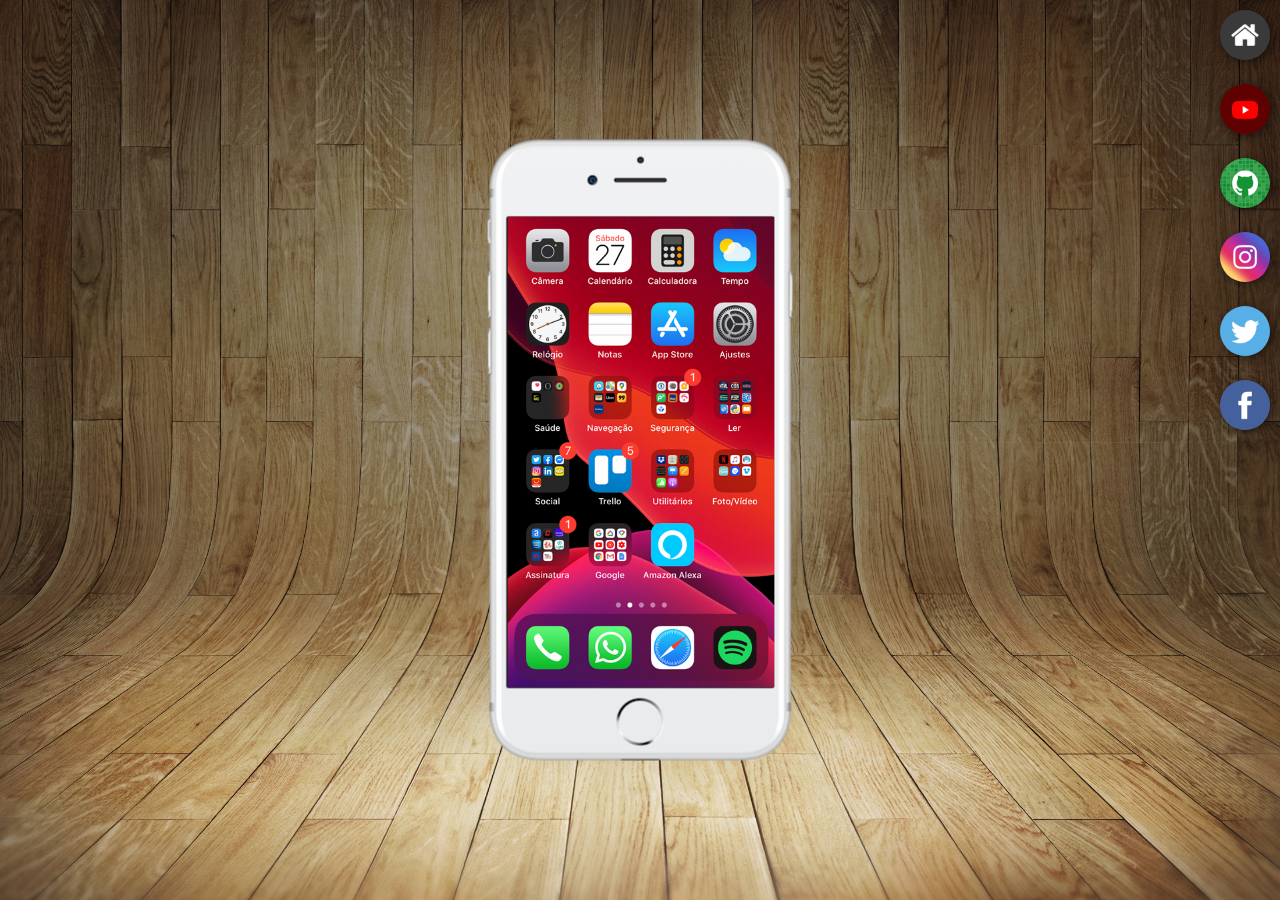
<file: index.html>
<!DOCTYPE html>
<html lang="pt-br">

<head>
    <meta charset="UTF-8">
    <meta name="viewport" content="width=device-width, initial-scale=1.0">
    <title>Projeto Redes Socias</title>
    <link rel="shortcut icon" href="favicon.ico" type="image/x-icon">
    <link rel="stylesheet" href="estilos/style.css">
</head>

<body>
    <main>
        <section id="telefone">
            <iframe src="pages/home.html" name="tela" id="tela" frameborder="0">
                Seu navegador não é compatível com isso.
            </iframe>
        </section>
        <section id="redes-sociais">
            <a href="pages/home.html" target="tela"><img src="imagens/logo-home.jpg" alt="Home"></a><br>
            <a href="pages/youtube.html" target="tela"><img src="imagens/logo-youtube.jpg" alt="Youtube"></a><br>
            <a href="pages/github.html" target="tela"><img src="imagens/logo-github.jpg" alt="GitHub"></a><br>
            <a href="pages/instagram.html" target="tela"><img src="imagens/logo-instagram.jpg" alt="Instagram"></a><br>
            <a href="pages/twitter.html" target="tela"><img src="imagens/logo-twitter.jpg" alt="Twitter"></a><br>
            <a href="pages/facebook.html" target="tela"><img src="imagens/logo-facebook.jpg" alt="Facebook"></a><br>
            
            
        </section>
    </main>
</body>

</html>
</file>
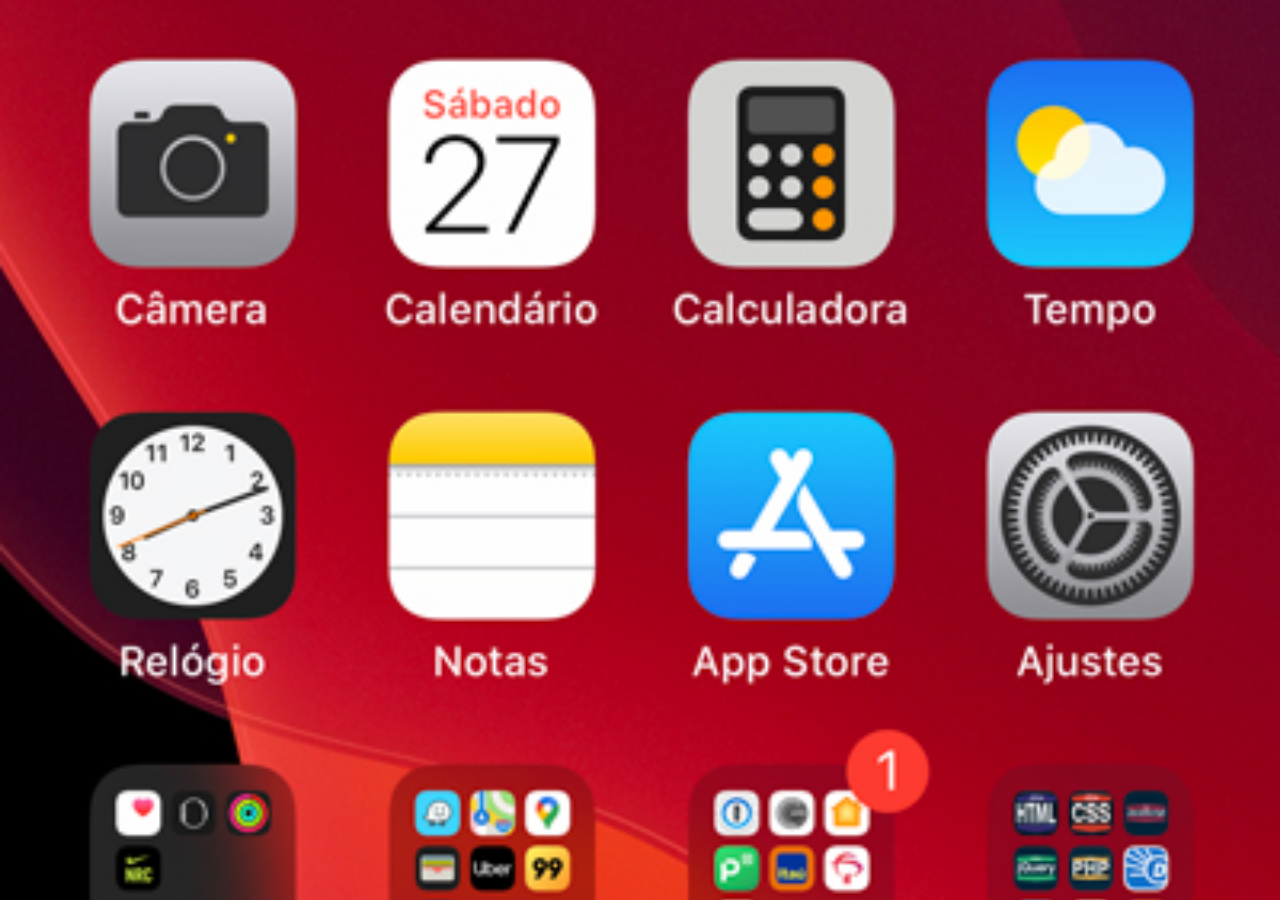
<file: home.html>
<!DOCTYPE html>
<html lang="pt-br">
<head>
    <meta charset="UTF-8">
    <meta name="viewport" content="width=device-width, initial-scale=1.0">
    <title>Home</title>
</head>
<style>
    *{
        margin: 0;
        padding: 0;
    }

    body {
        width: 100vw;
        height: 100vh;
        background: url('imagens/tela-home.jpg') no-repeat top center;
        background-size: cover;
    }
</style>
<body>
    
</body>
</html>
</file>
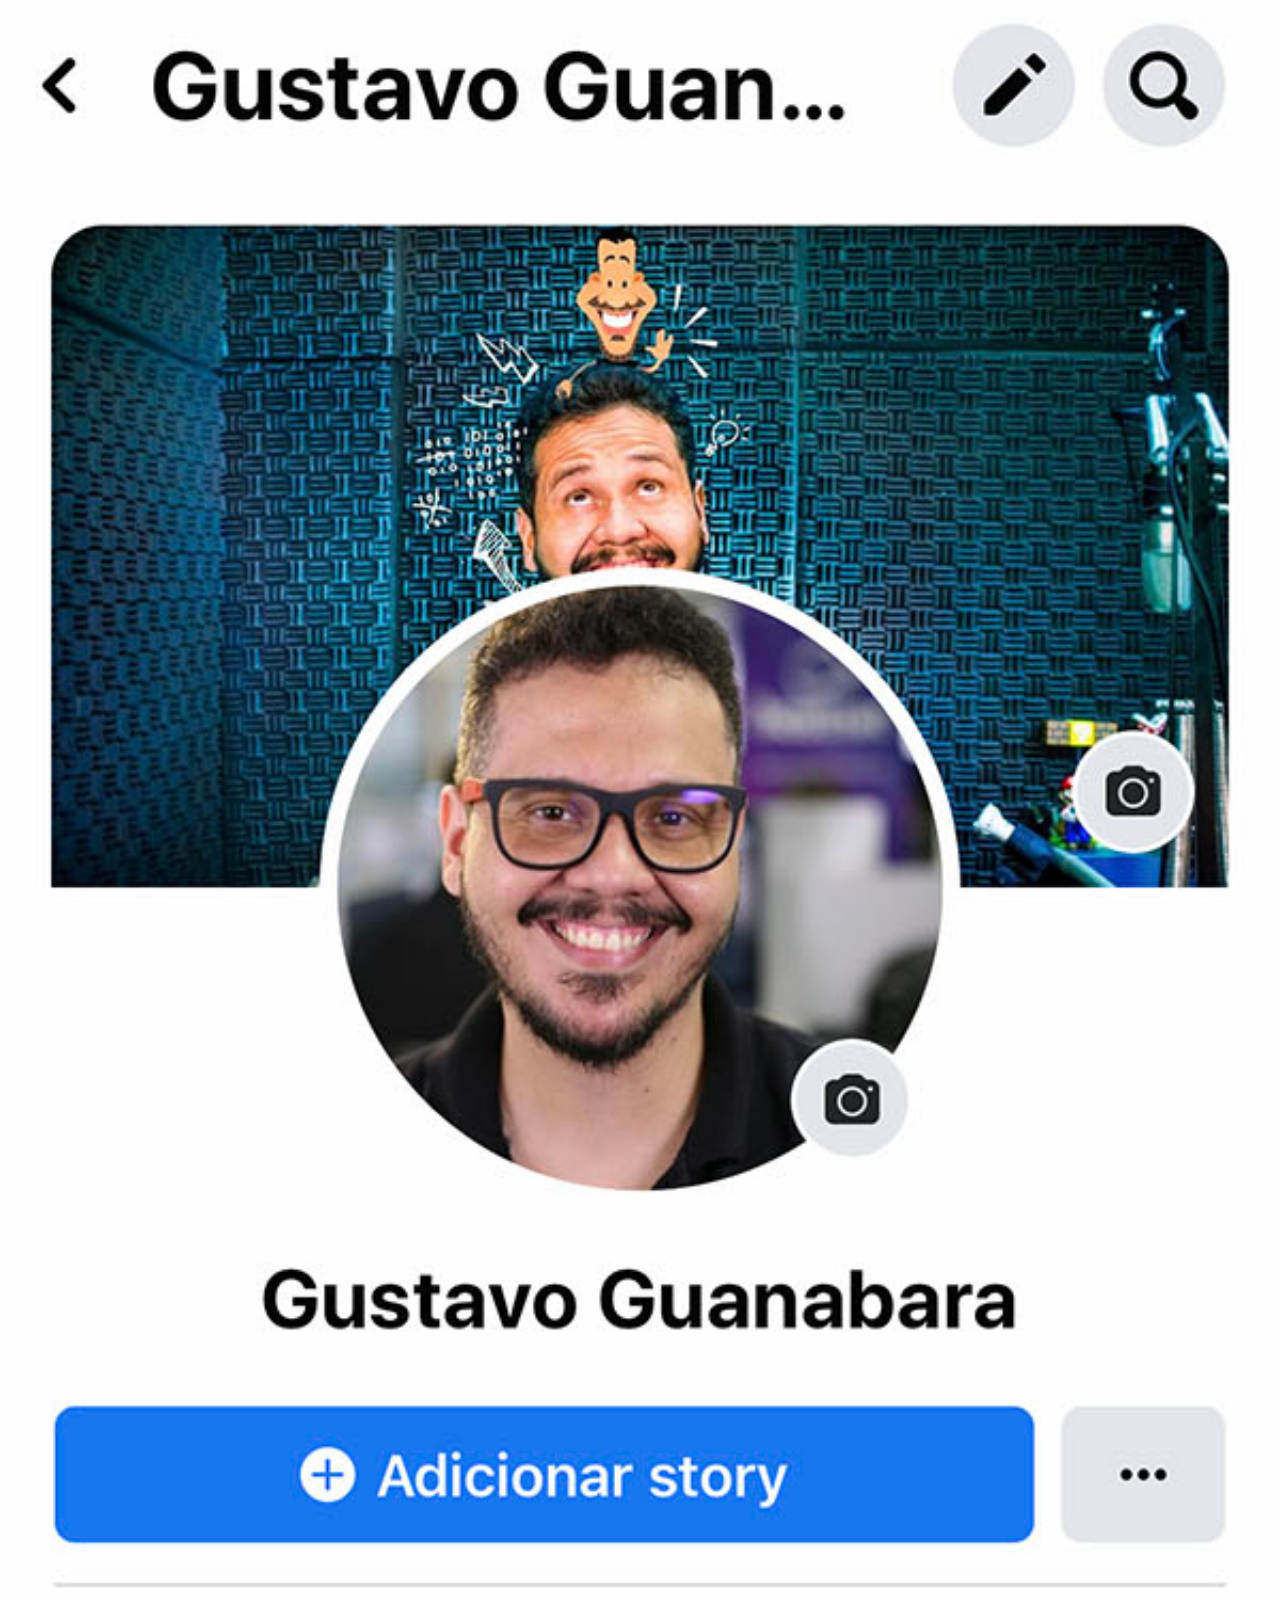
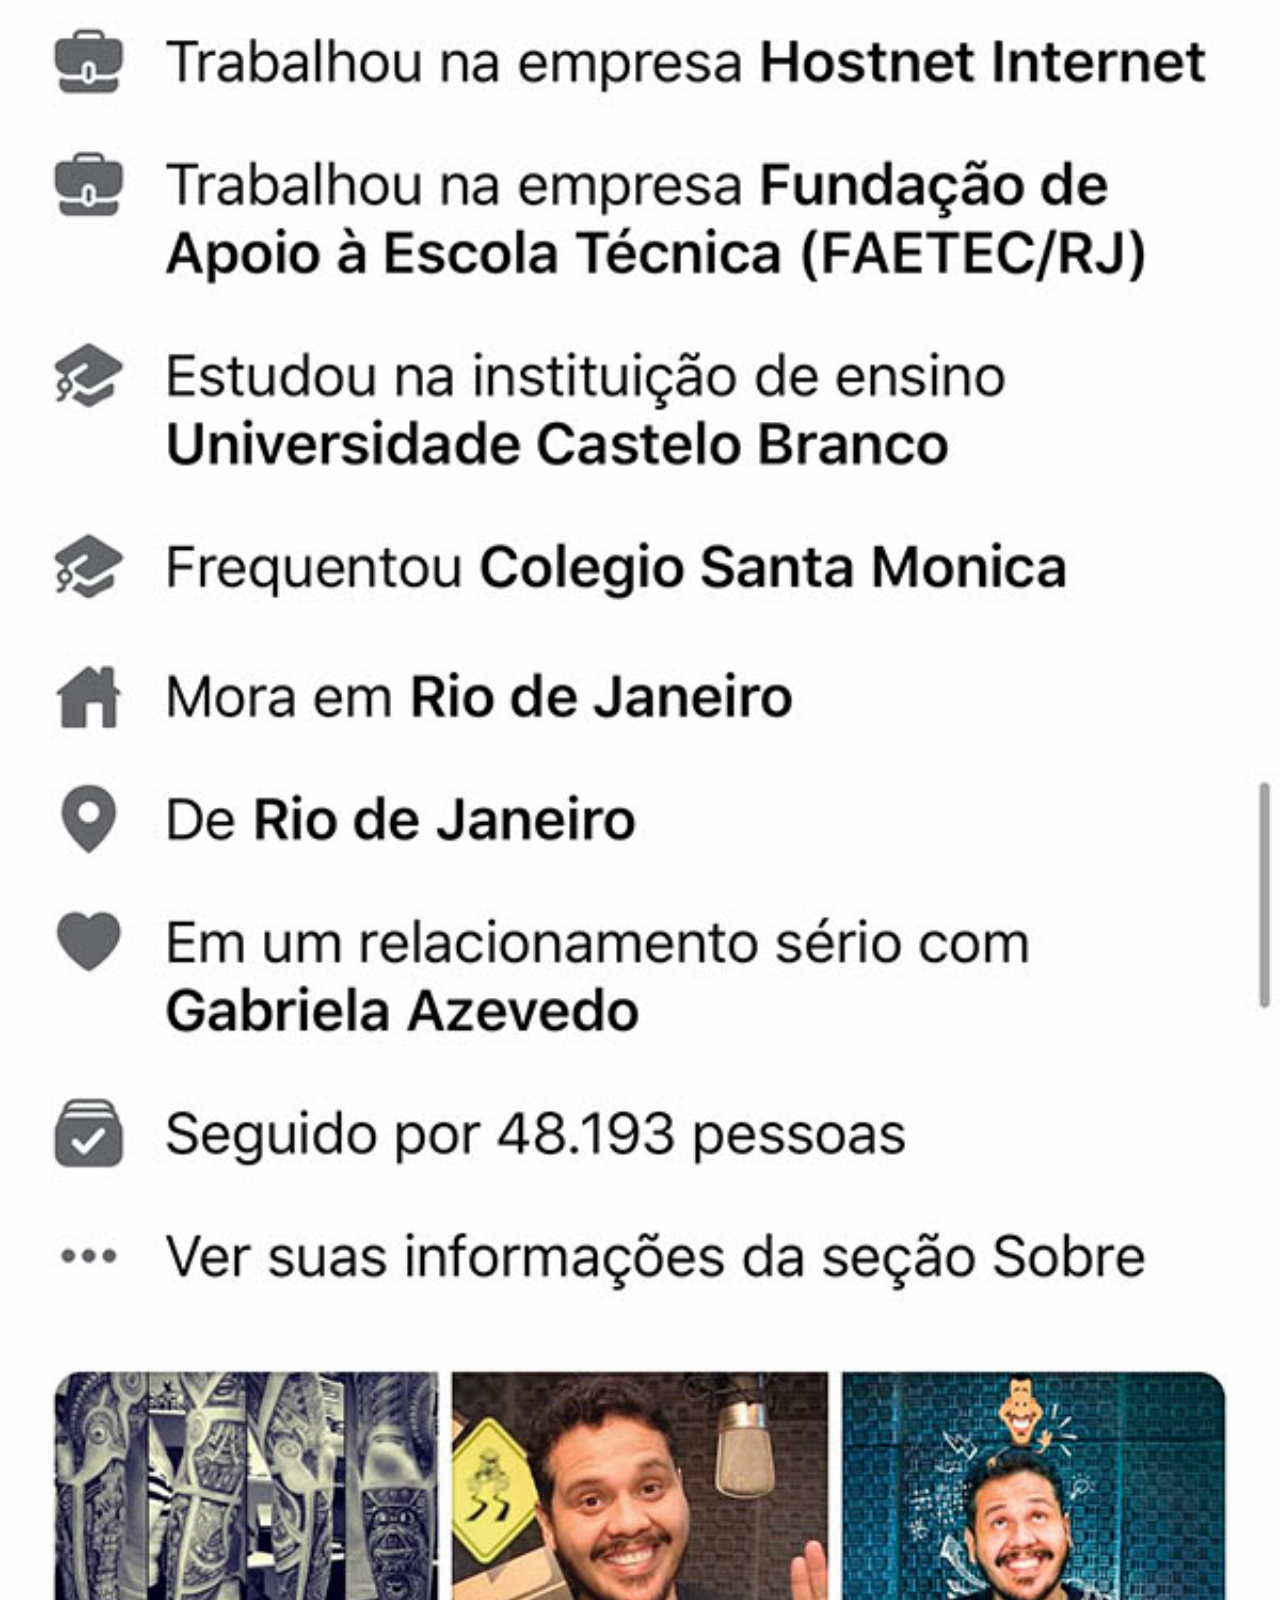
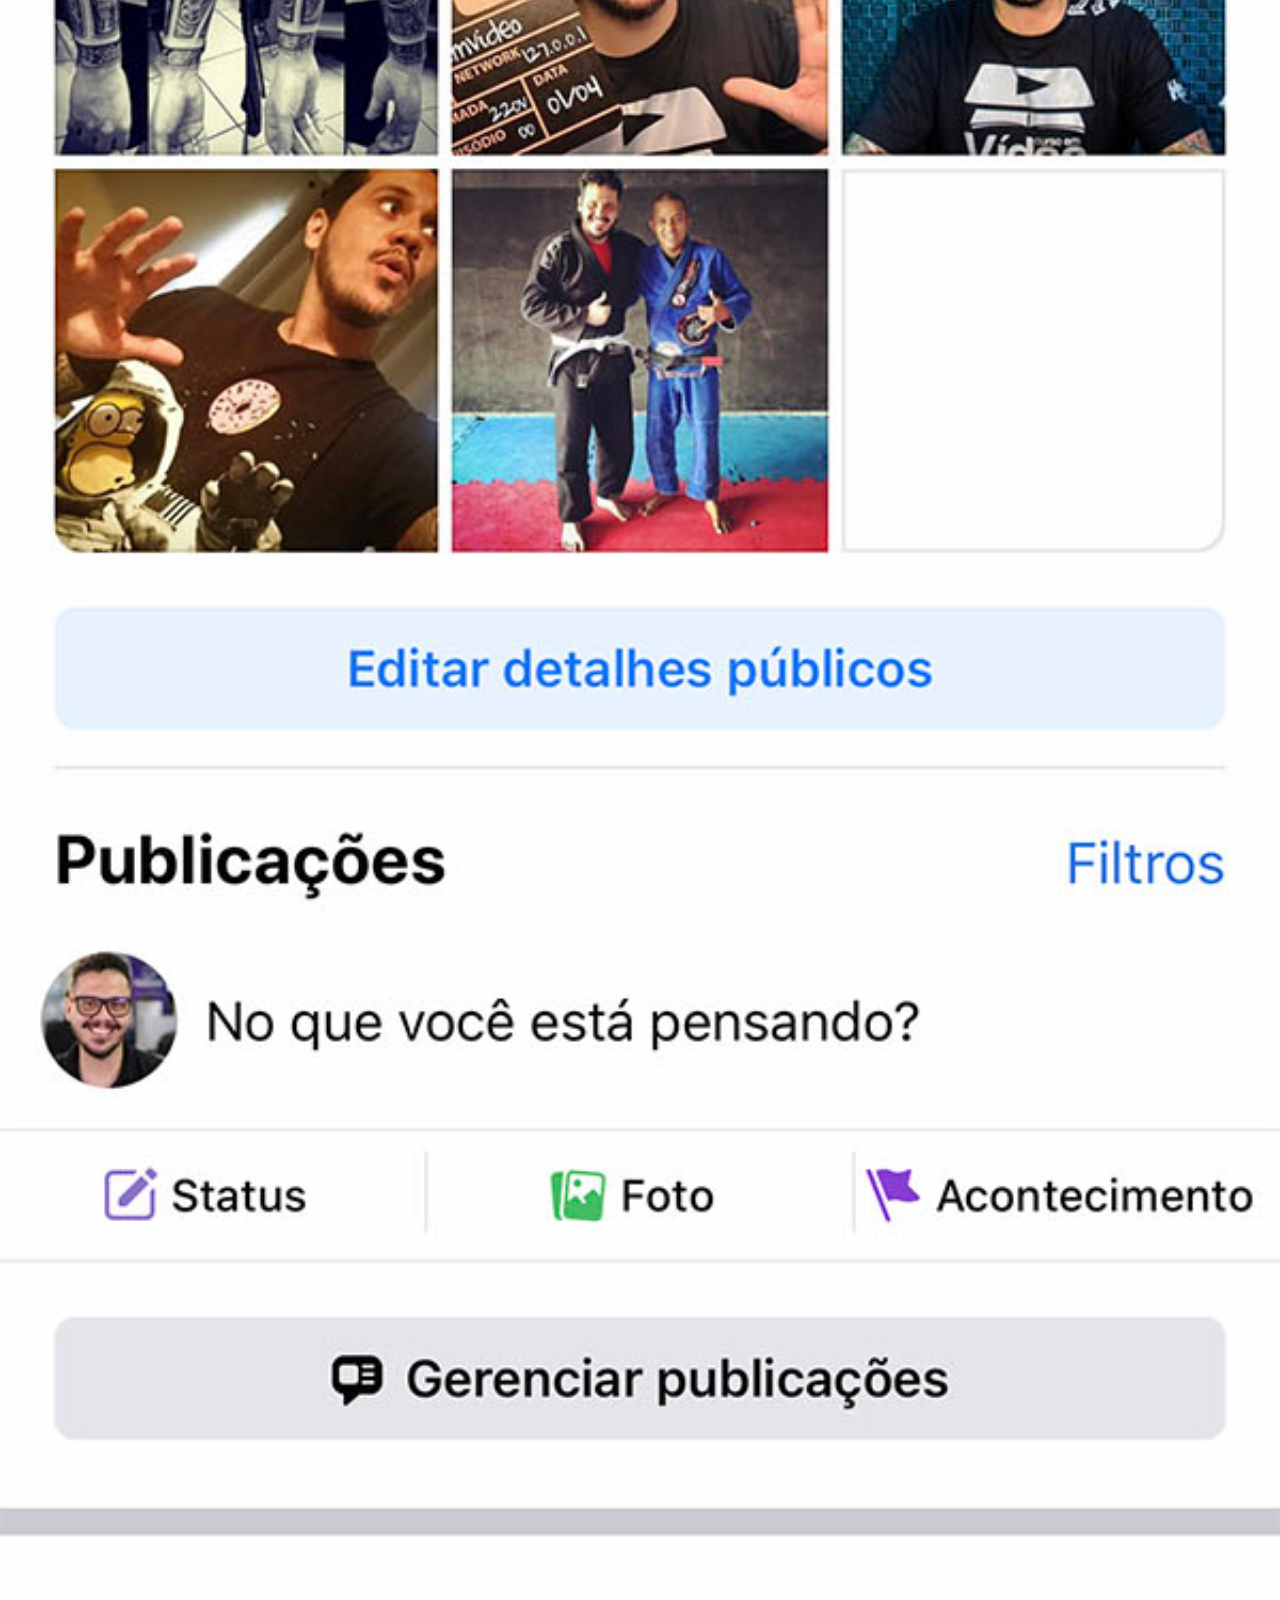
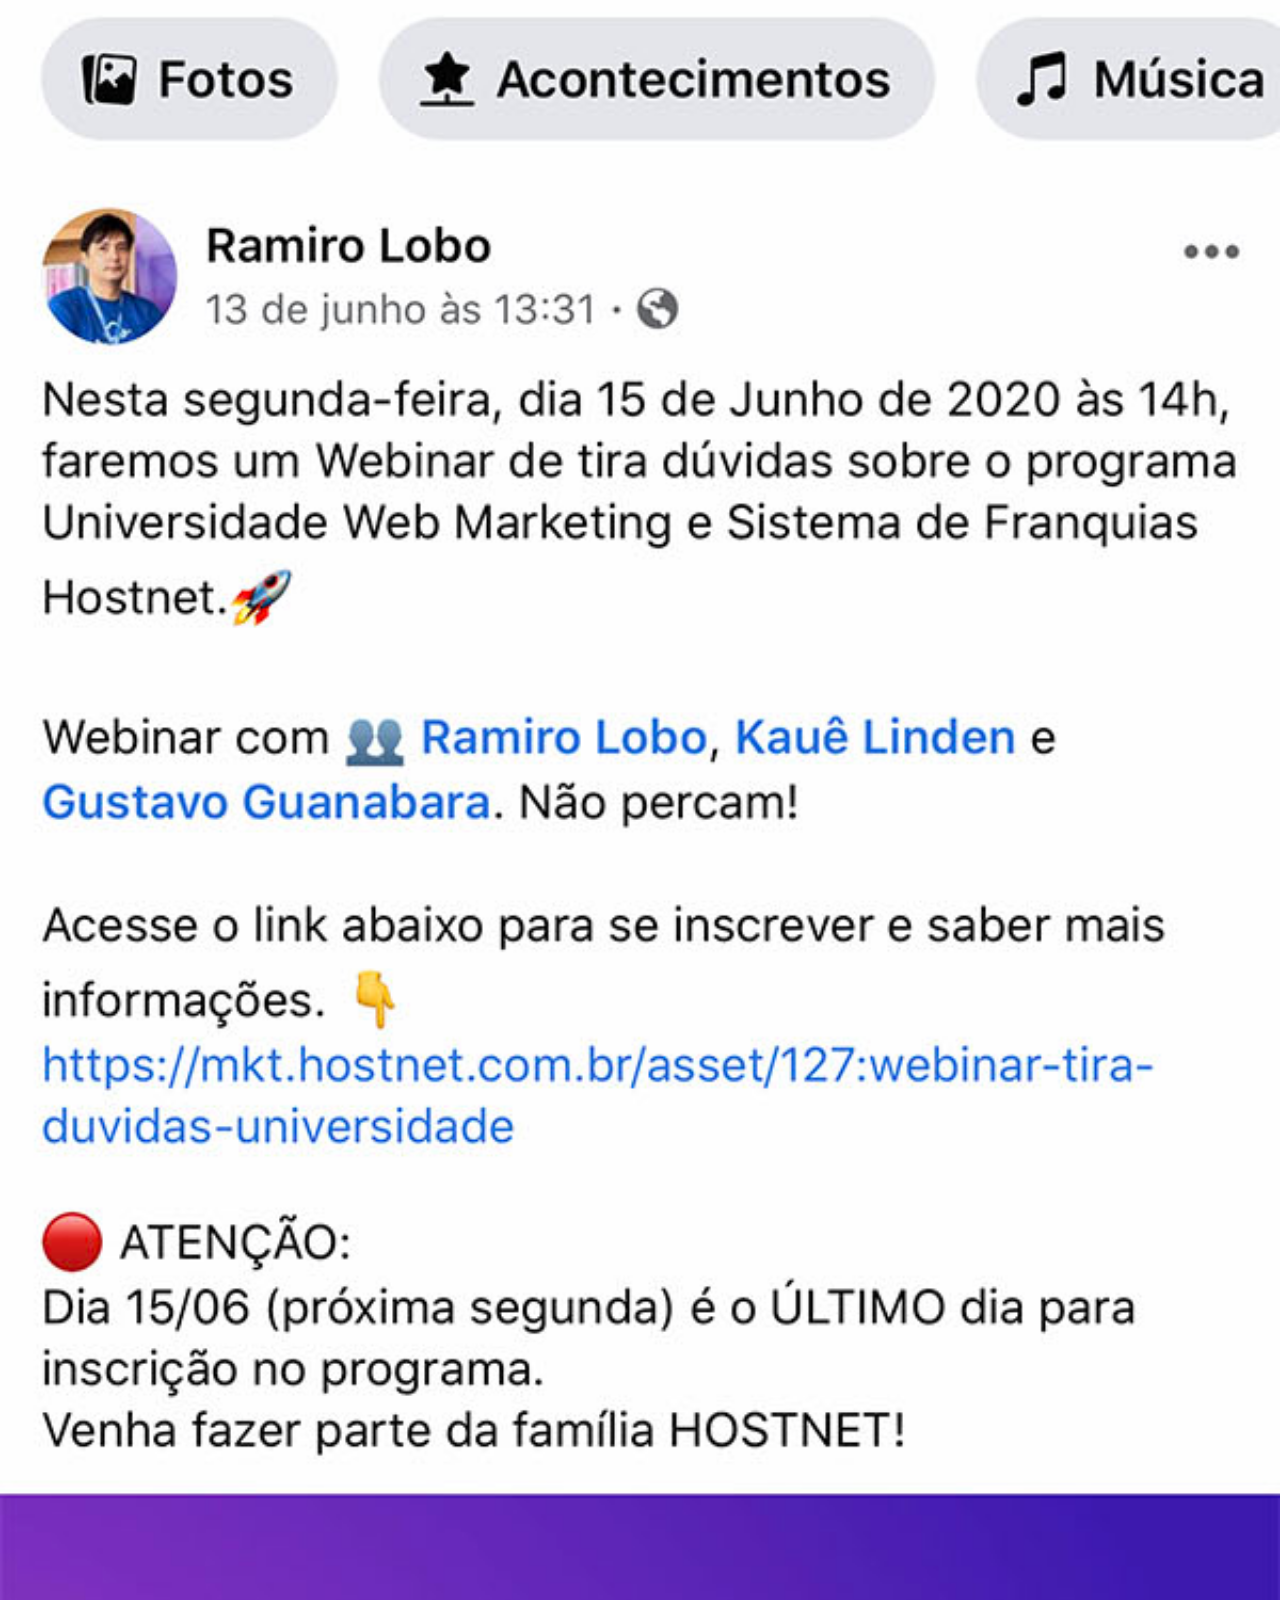
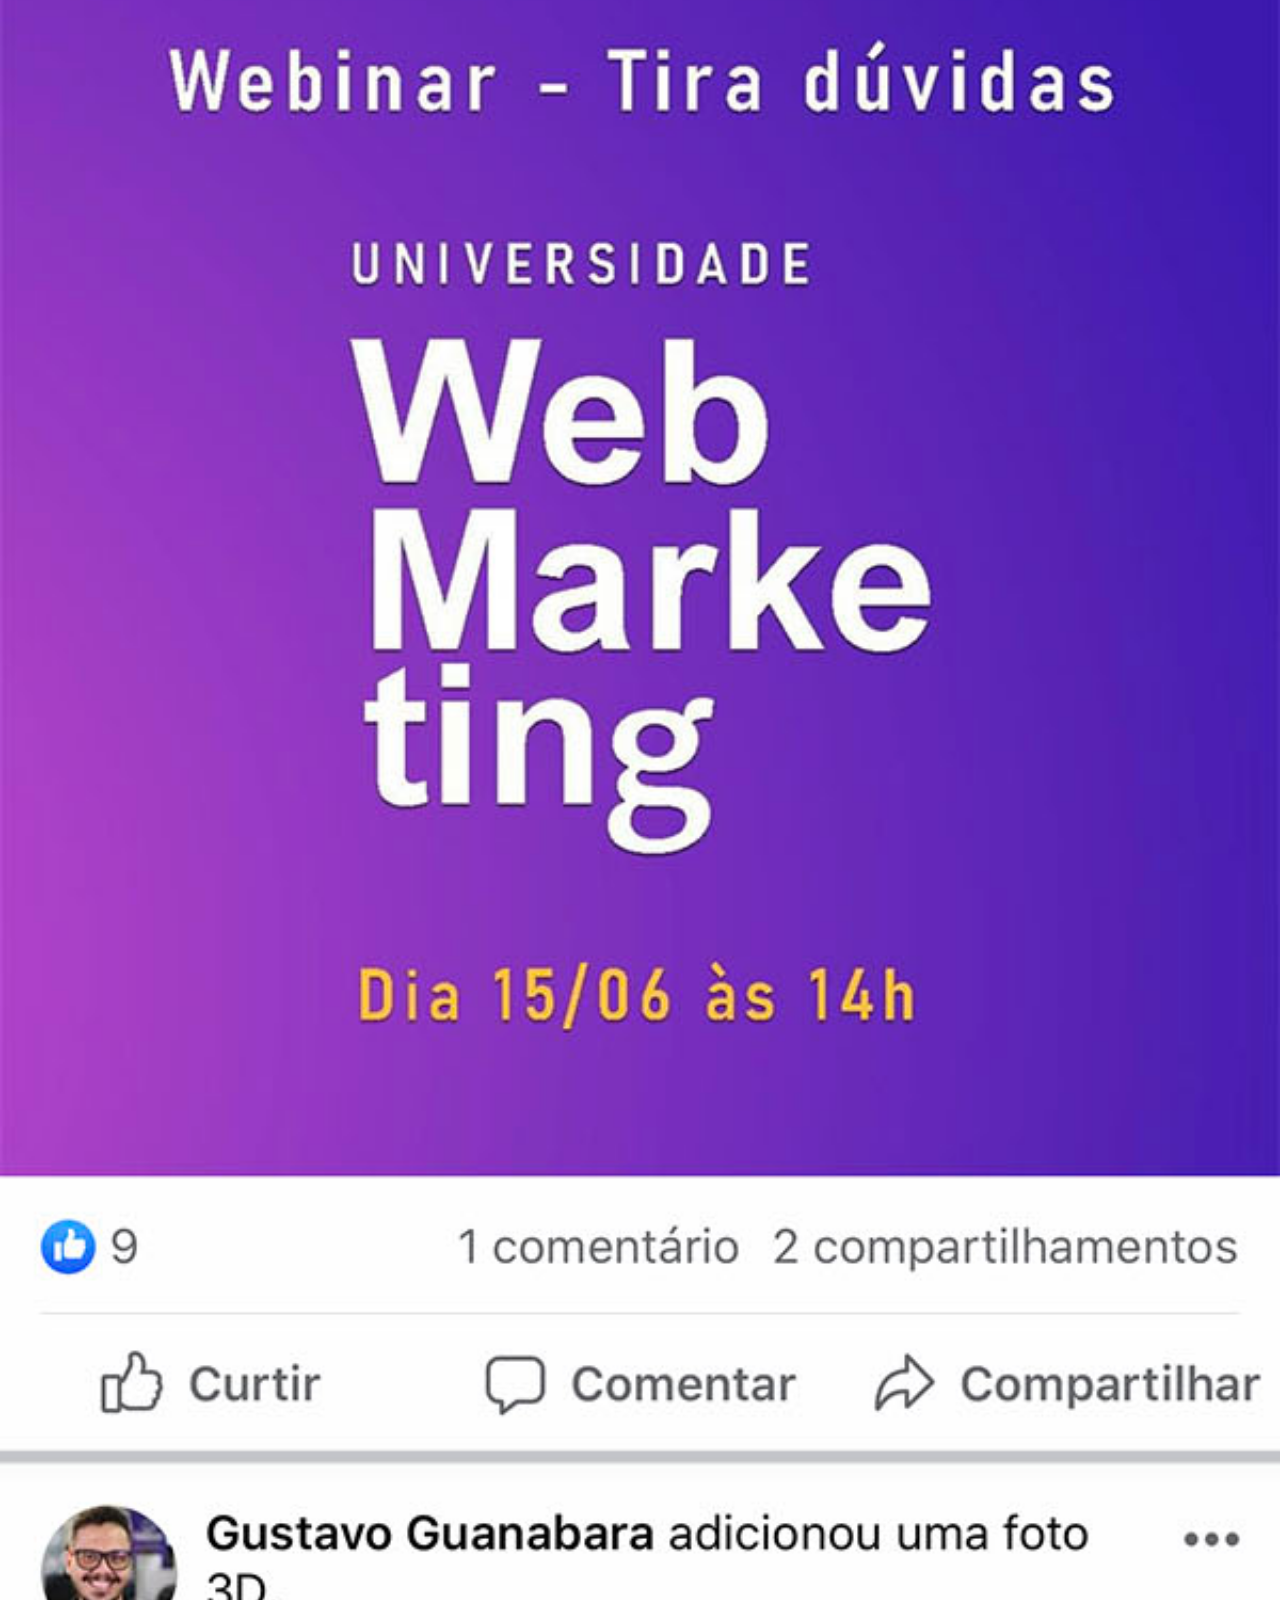
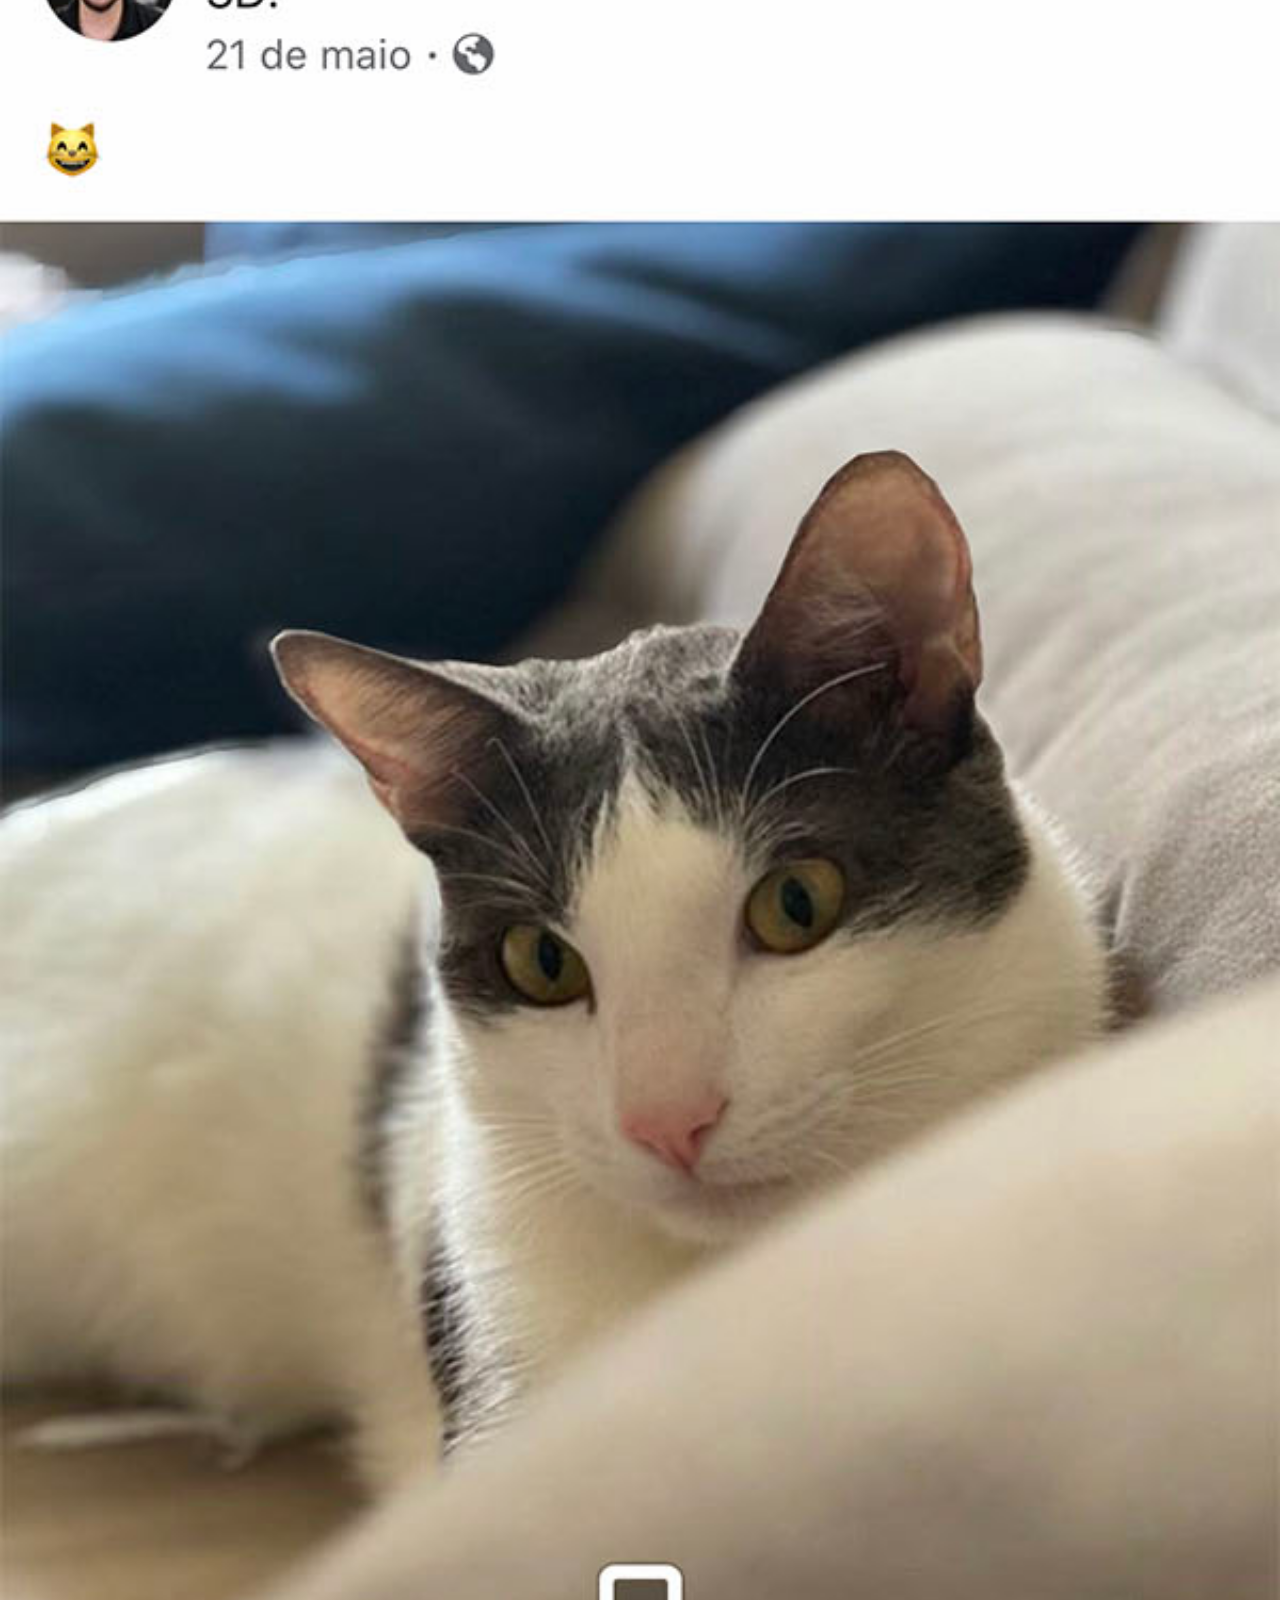
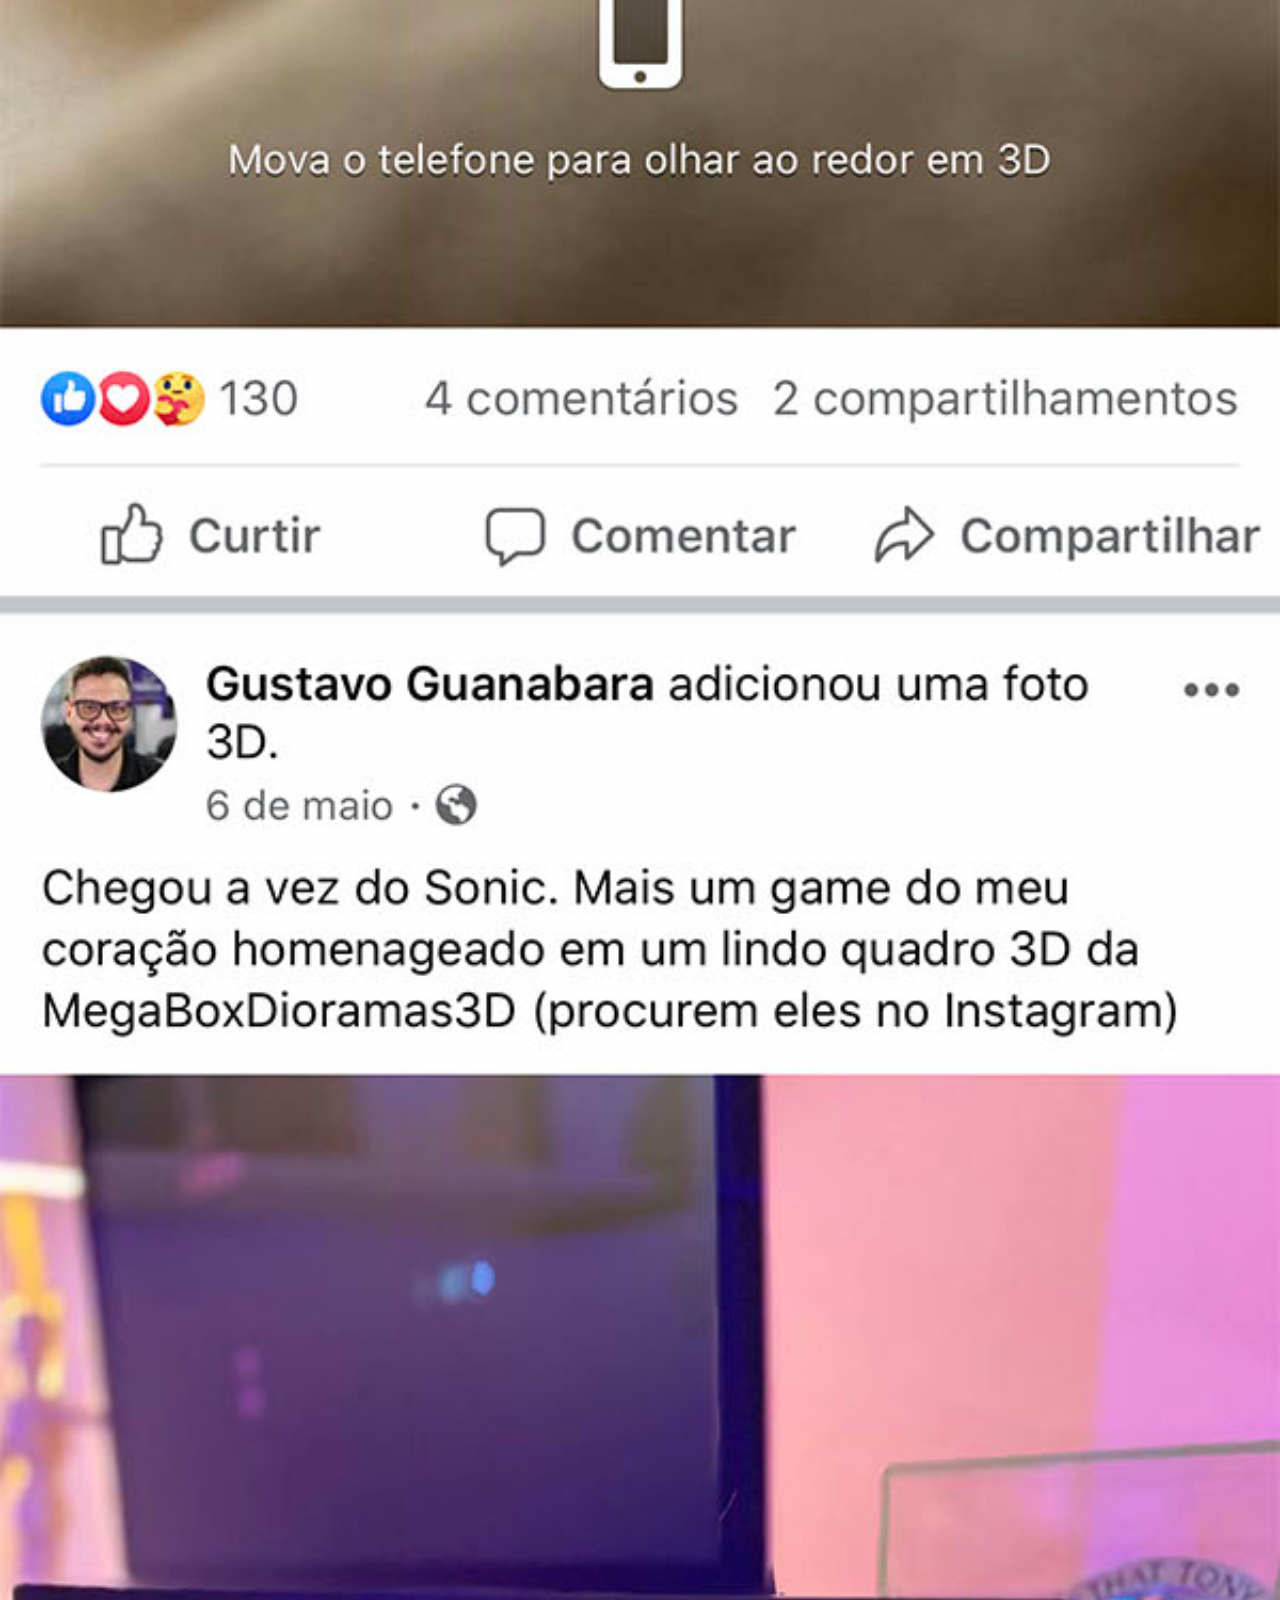
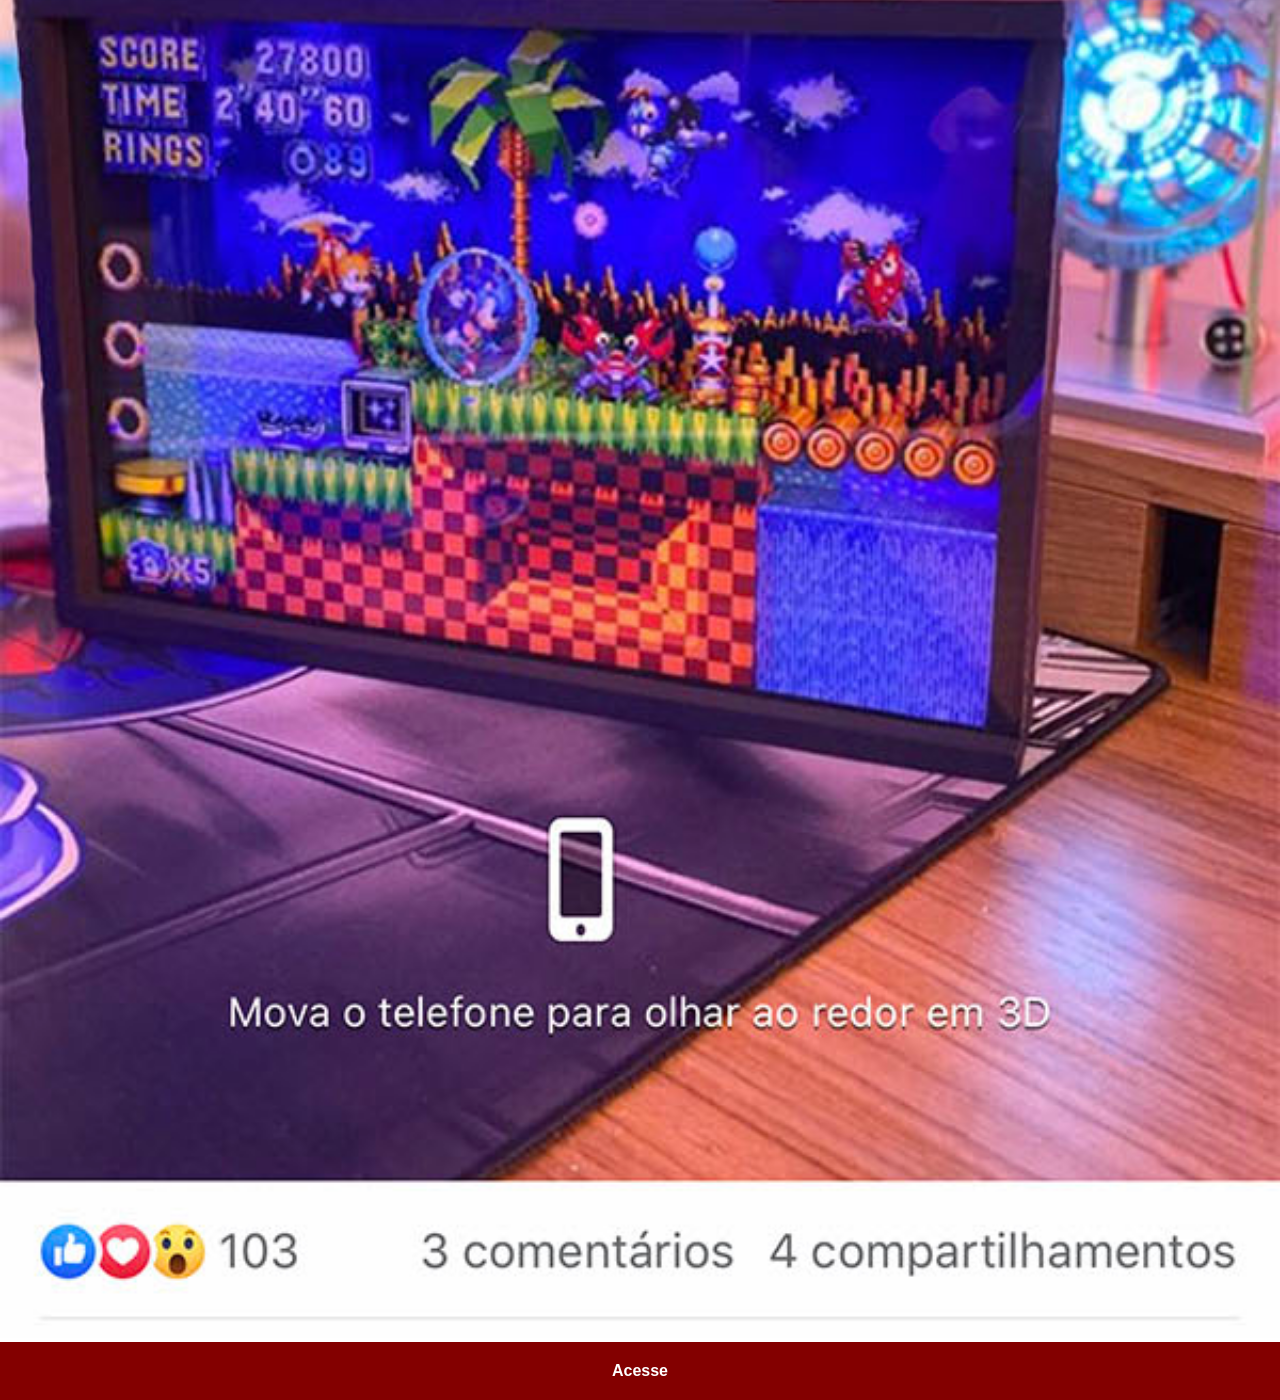
<file: pages/facebook.html>
<!DOCTYPE html>
<html lang="pt-br">
<head>
    <meta charset="UTF-8">
    <meta name="viewport" content="width=device-width, initial-scale=1.0">
    <title>Facebook</title>
    <link rel="stylesheet" href="../estilos/social.css">
</head>
<body>
    <img src="../imagens/tela-facebook.jpg" alt="Facebook">
    <a href="https://www.facebook.com/gustavoguanabara" target="_blank">Acesse</a>
</body>
</html>
</file>
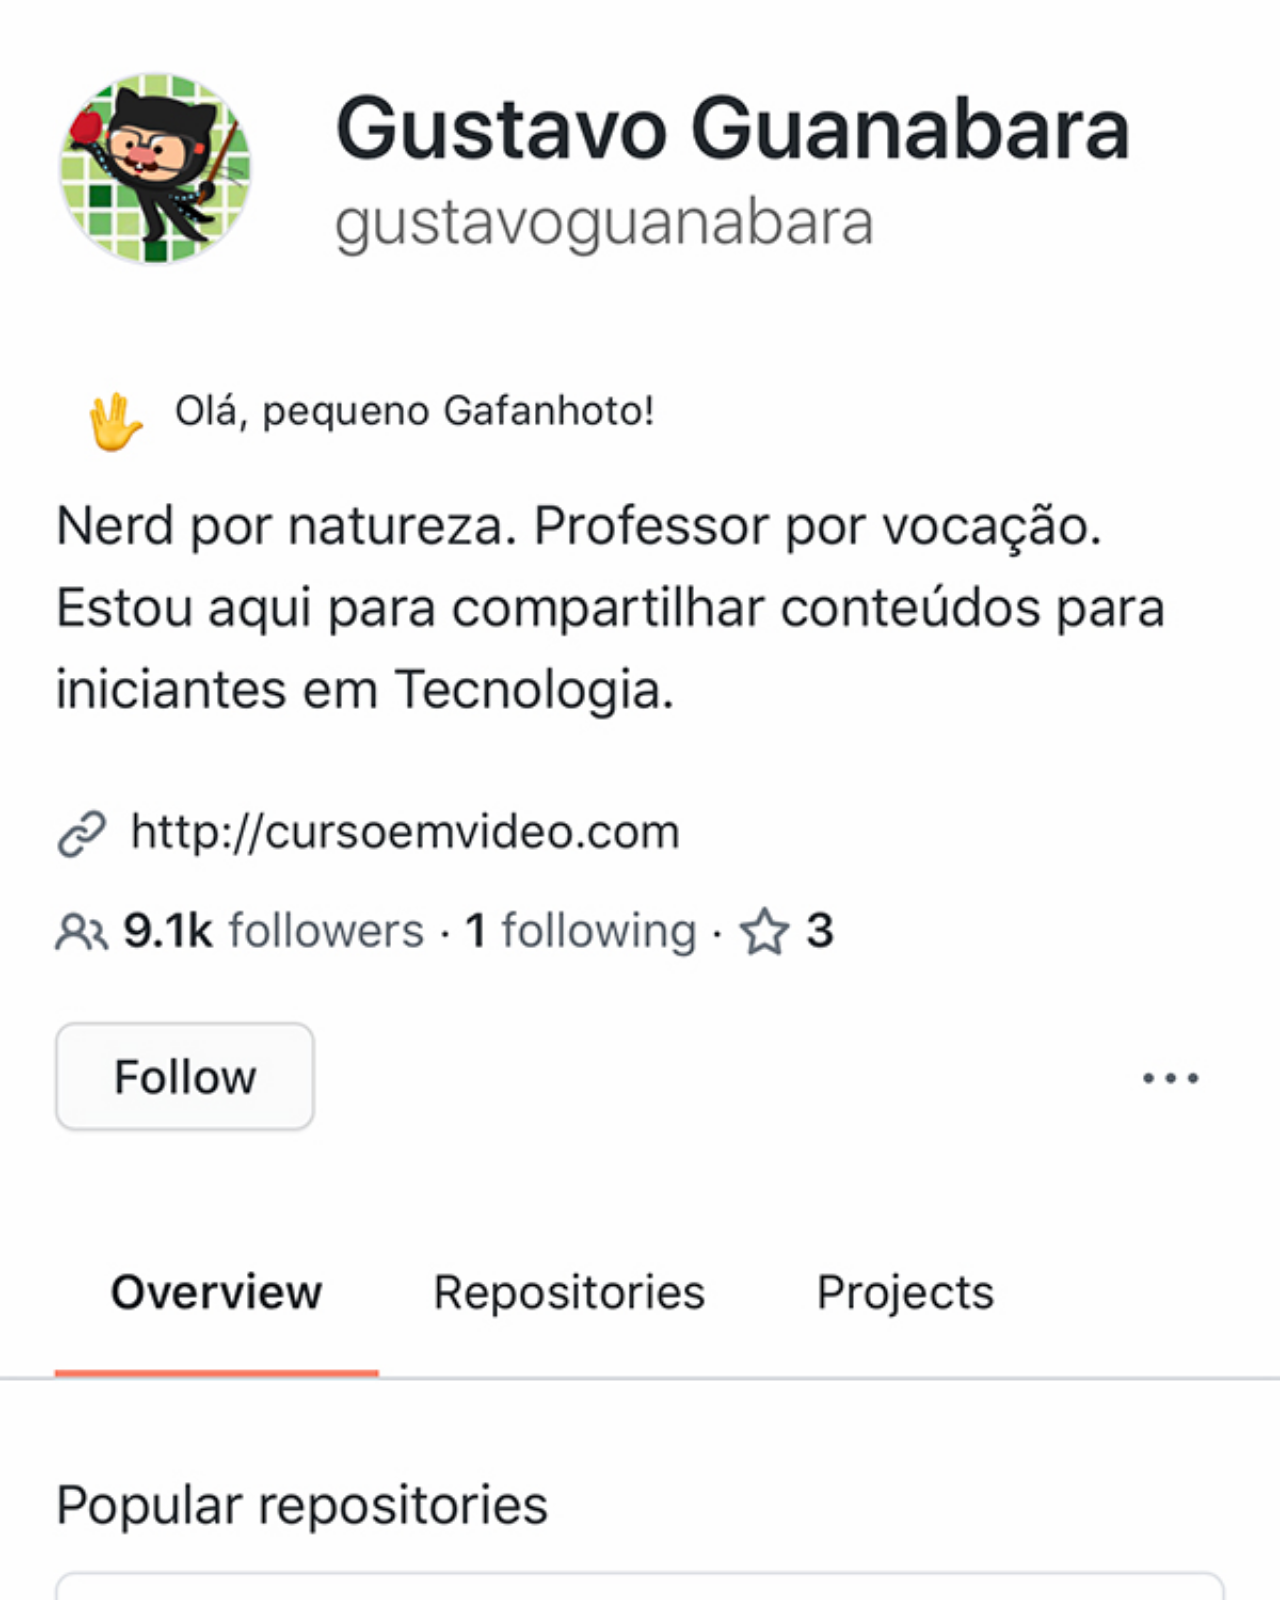
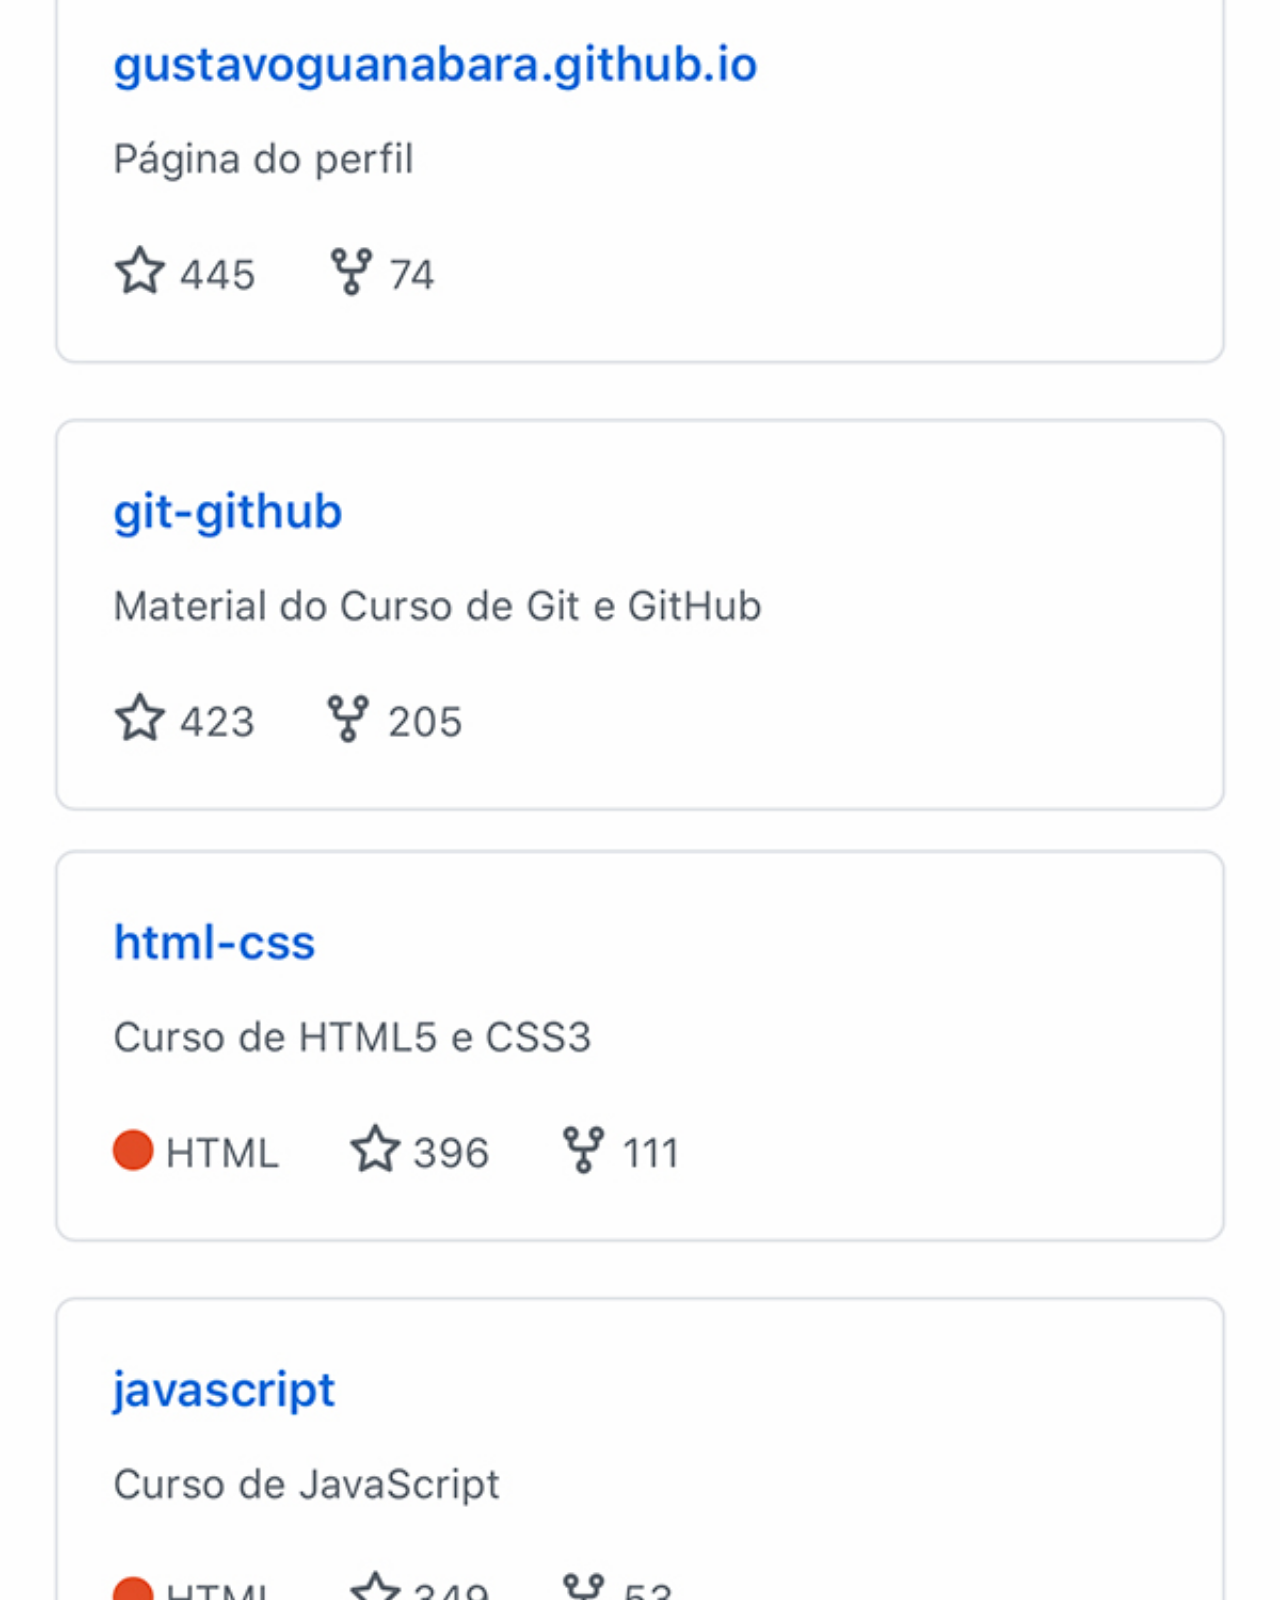
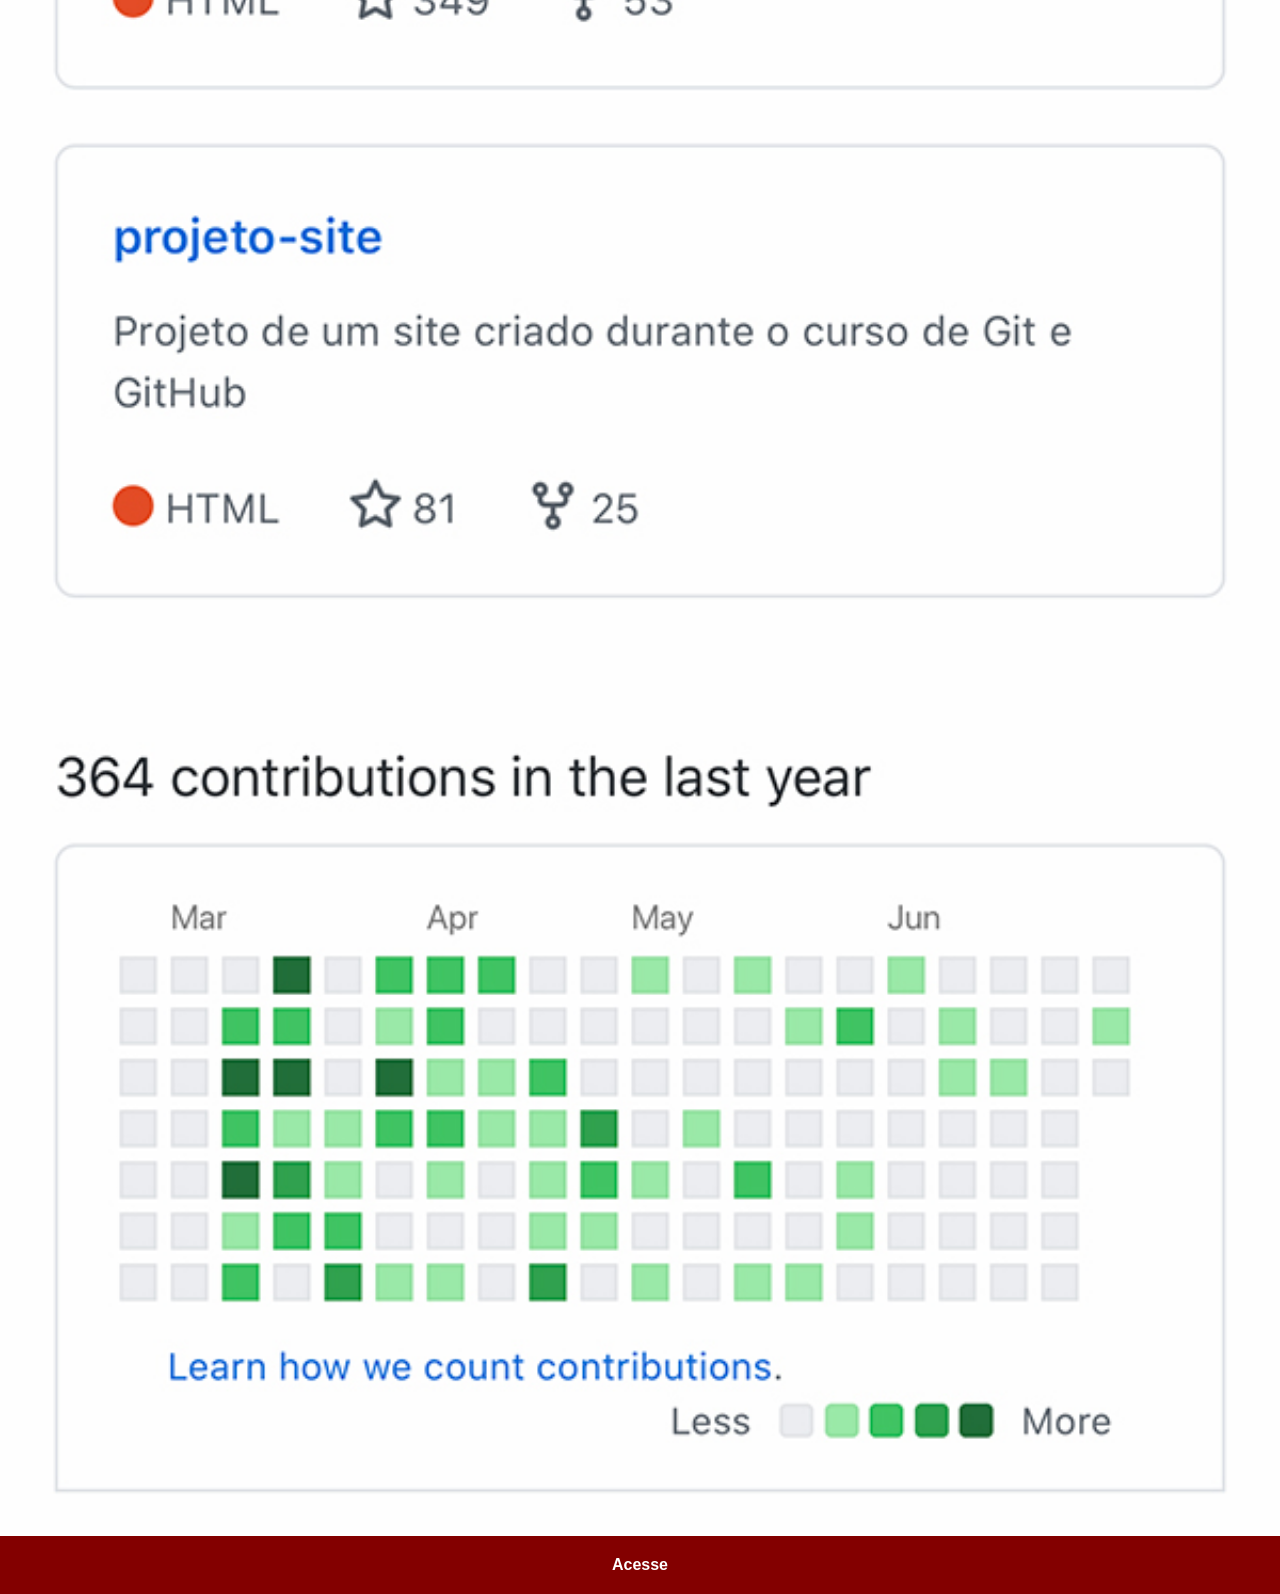
<file: pages/github.html>
<!DOCTYPE html>
<html lang="pt-br">
<head>
    <meta charset="UTF-8">
    <meta name="viewport" content="width=device-width, initial-scale=1.0">
    <title>GitHub</title>
    <link rel="stylesheet" href="../estilos/social.css">
</head>
<body>
    <img src="../imagens/tela-github.jpg" alt="GitHub">
    <a href="https://gustavoguanabara.github.io/" target="_blank">Acesse</a>
</body>
</html>
</file>
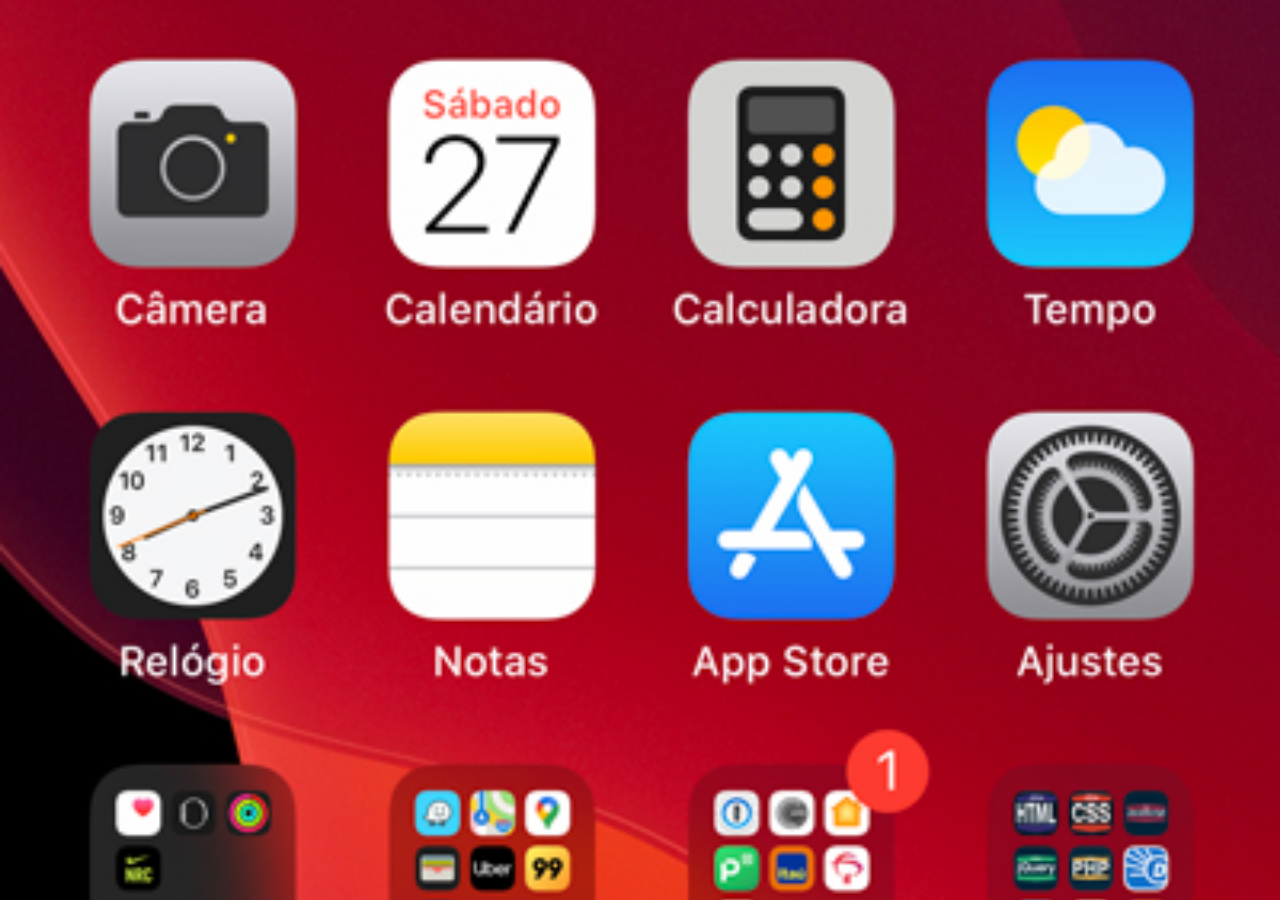
<file: pages/home.html>
<!DOCTYPE html>
<html lang="pt-br">
<head>
    <meta charset="UTF-8">
    <meta name="viewport" content="width=device-width, initial-scale=1.0">
    <title>Home</title>
</head>
<style>
    *{
        margin: 0;
        padding: 0;
    }

    body {
        width: 100vw;
        height: 100vh;
        background: url('../imagens/tela-home.jpg') no-repeat top center;
        background-size: cover;
    }
</style>
<body>
    
</body>
</html>
</file>
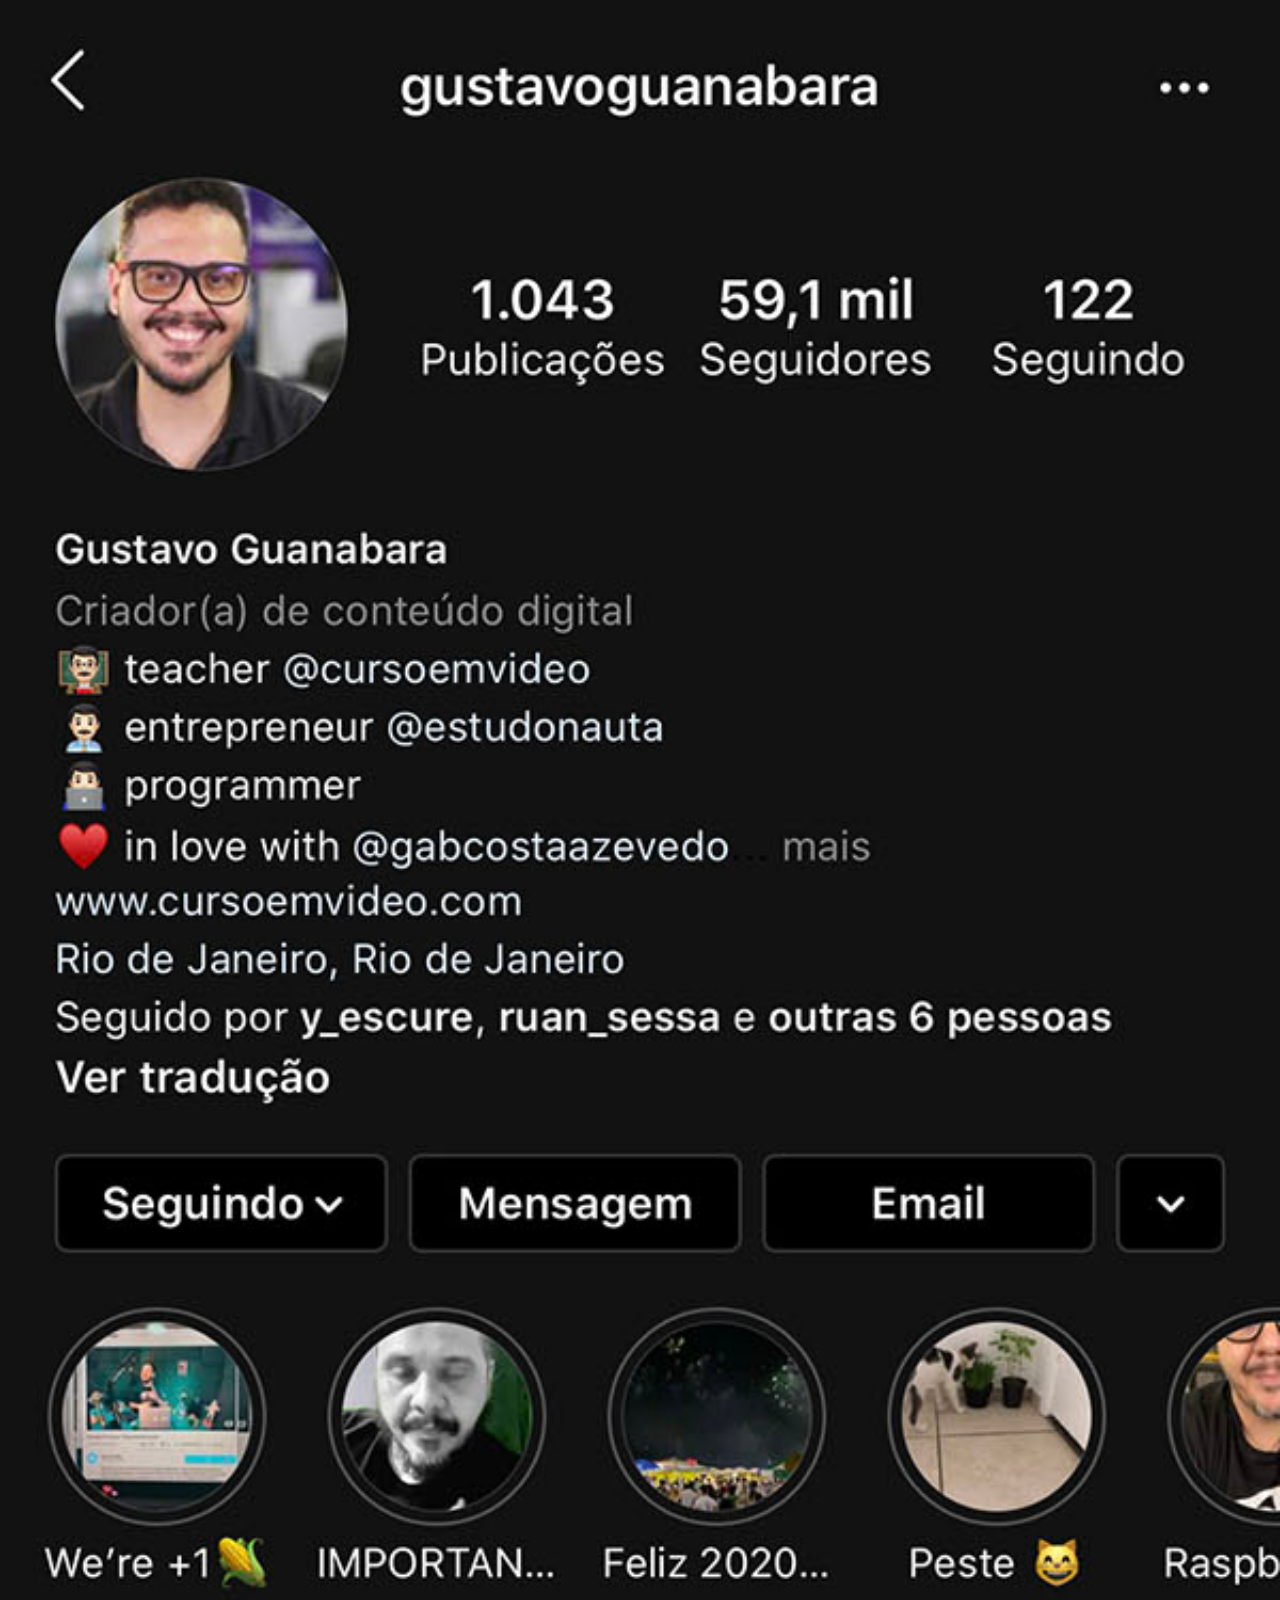
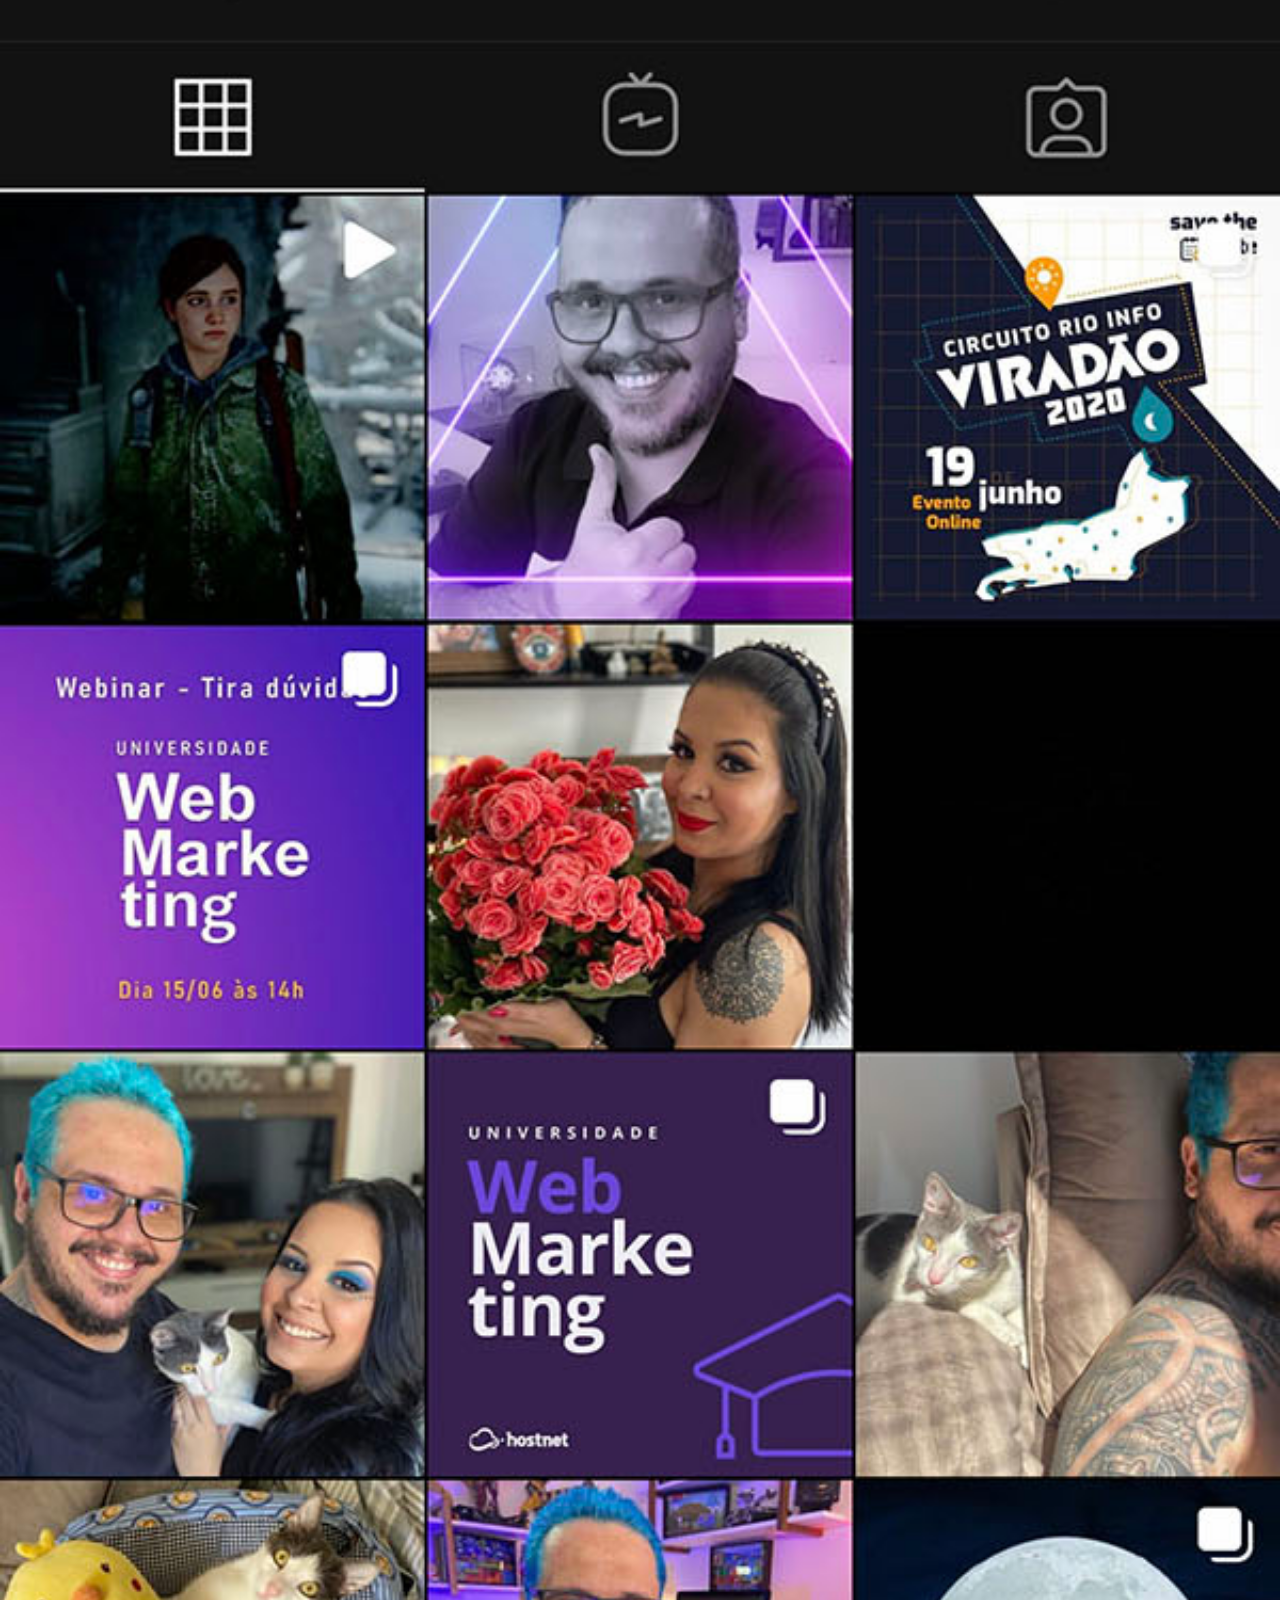
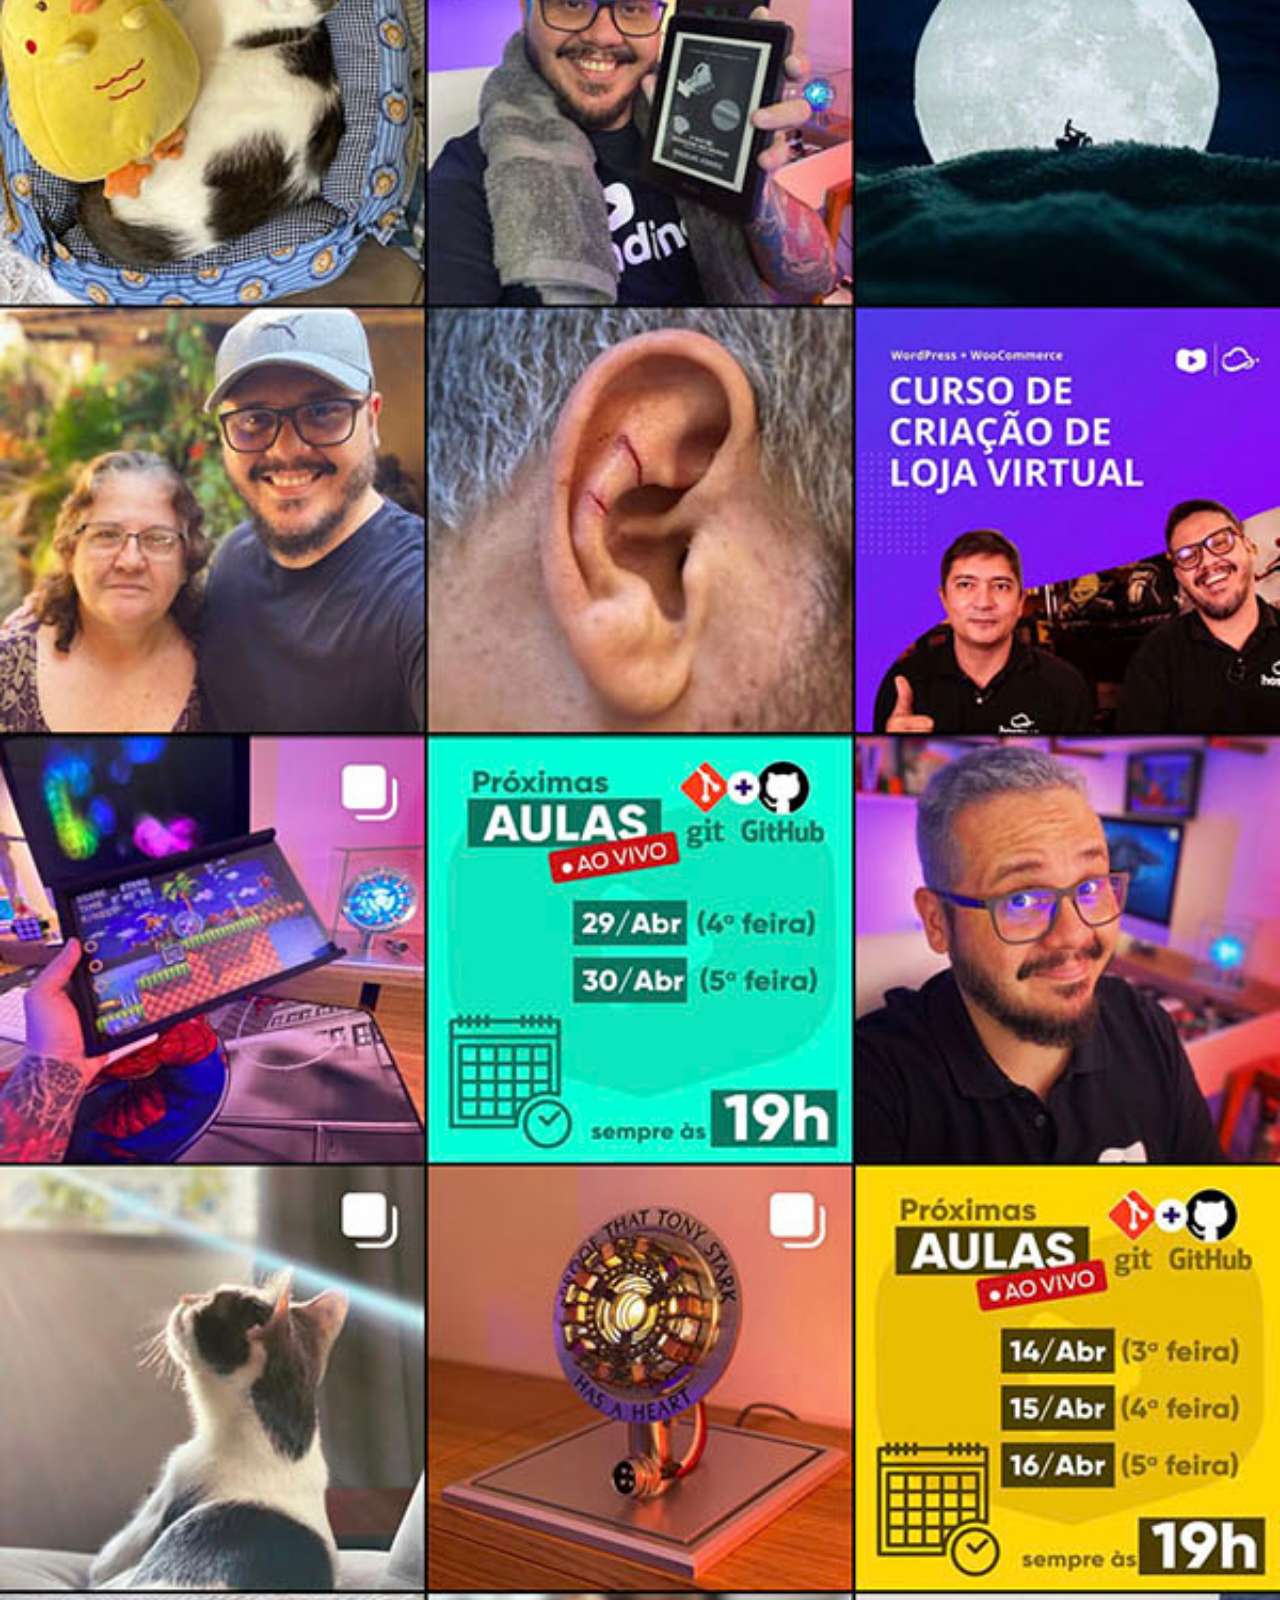
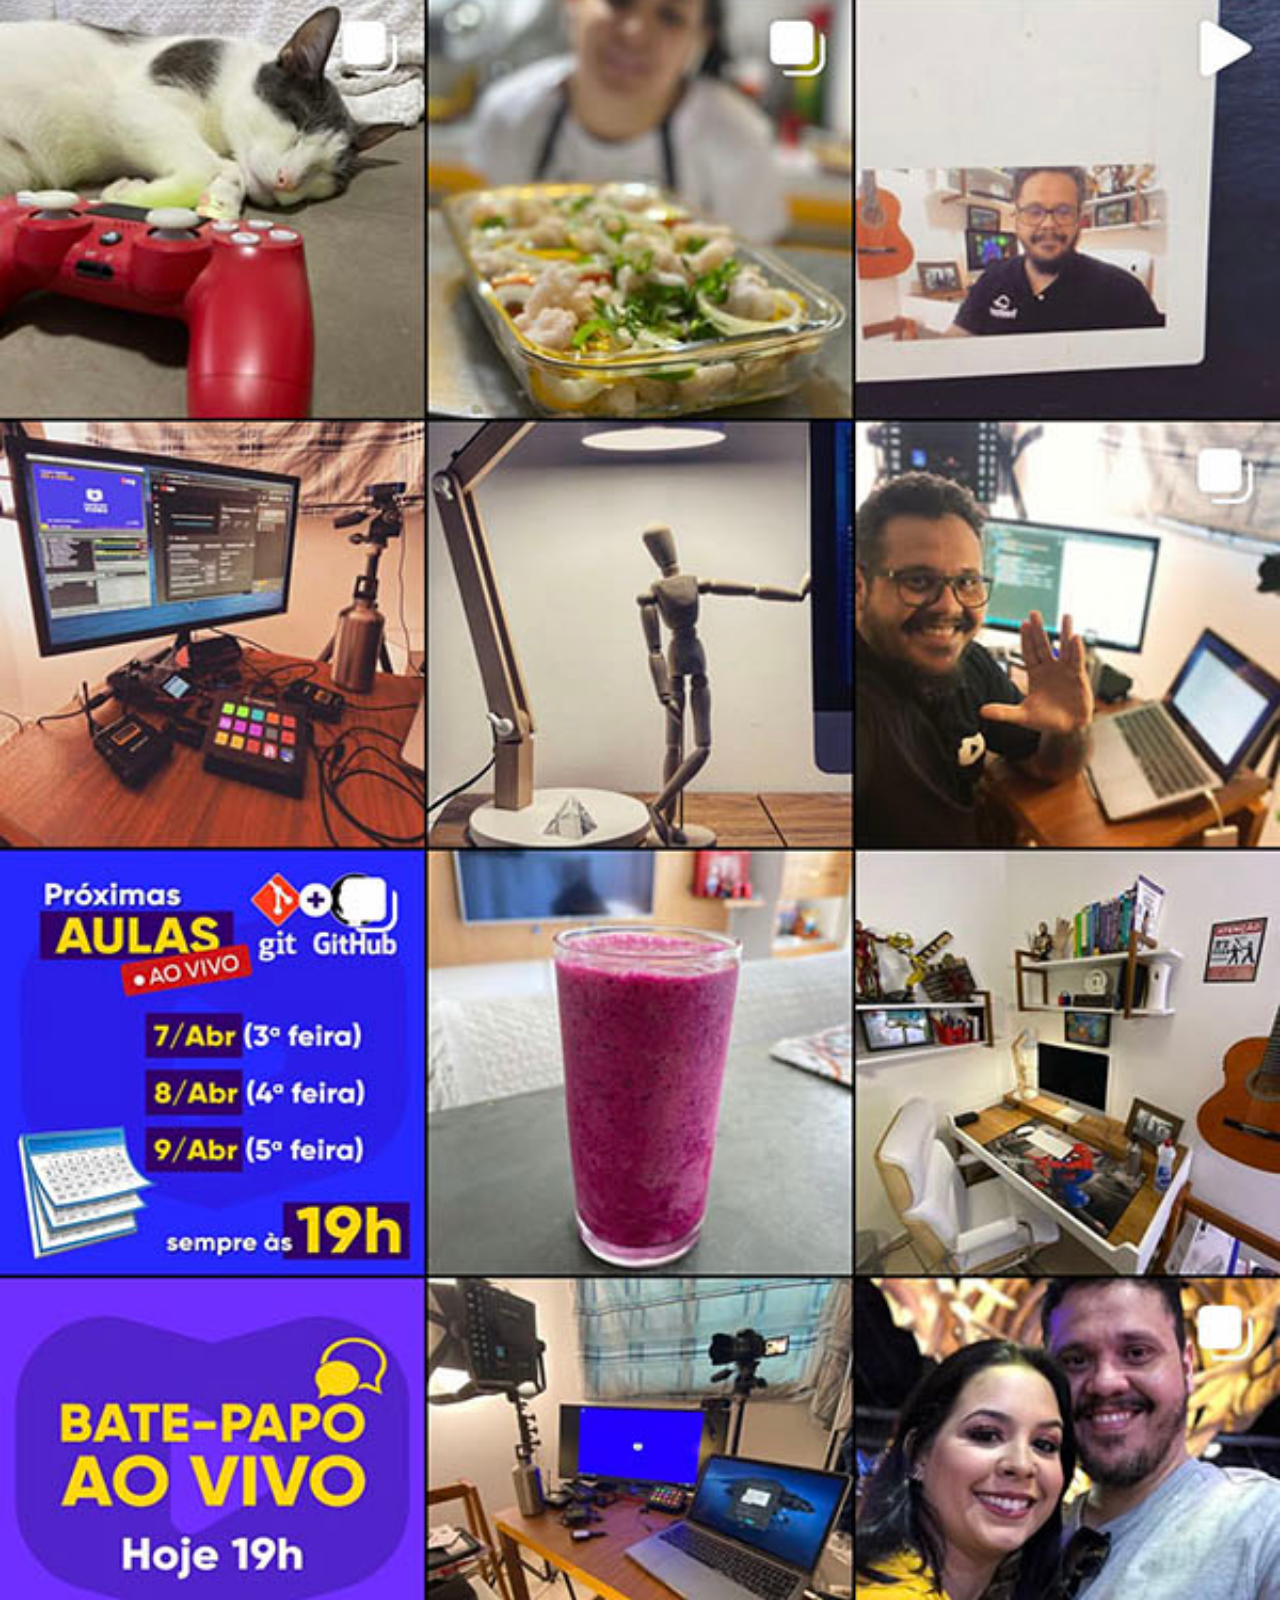
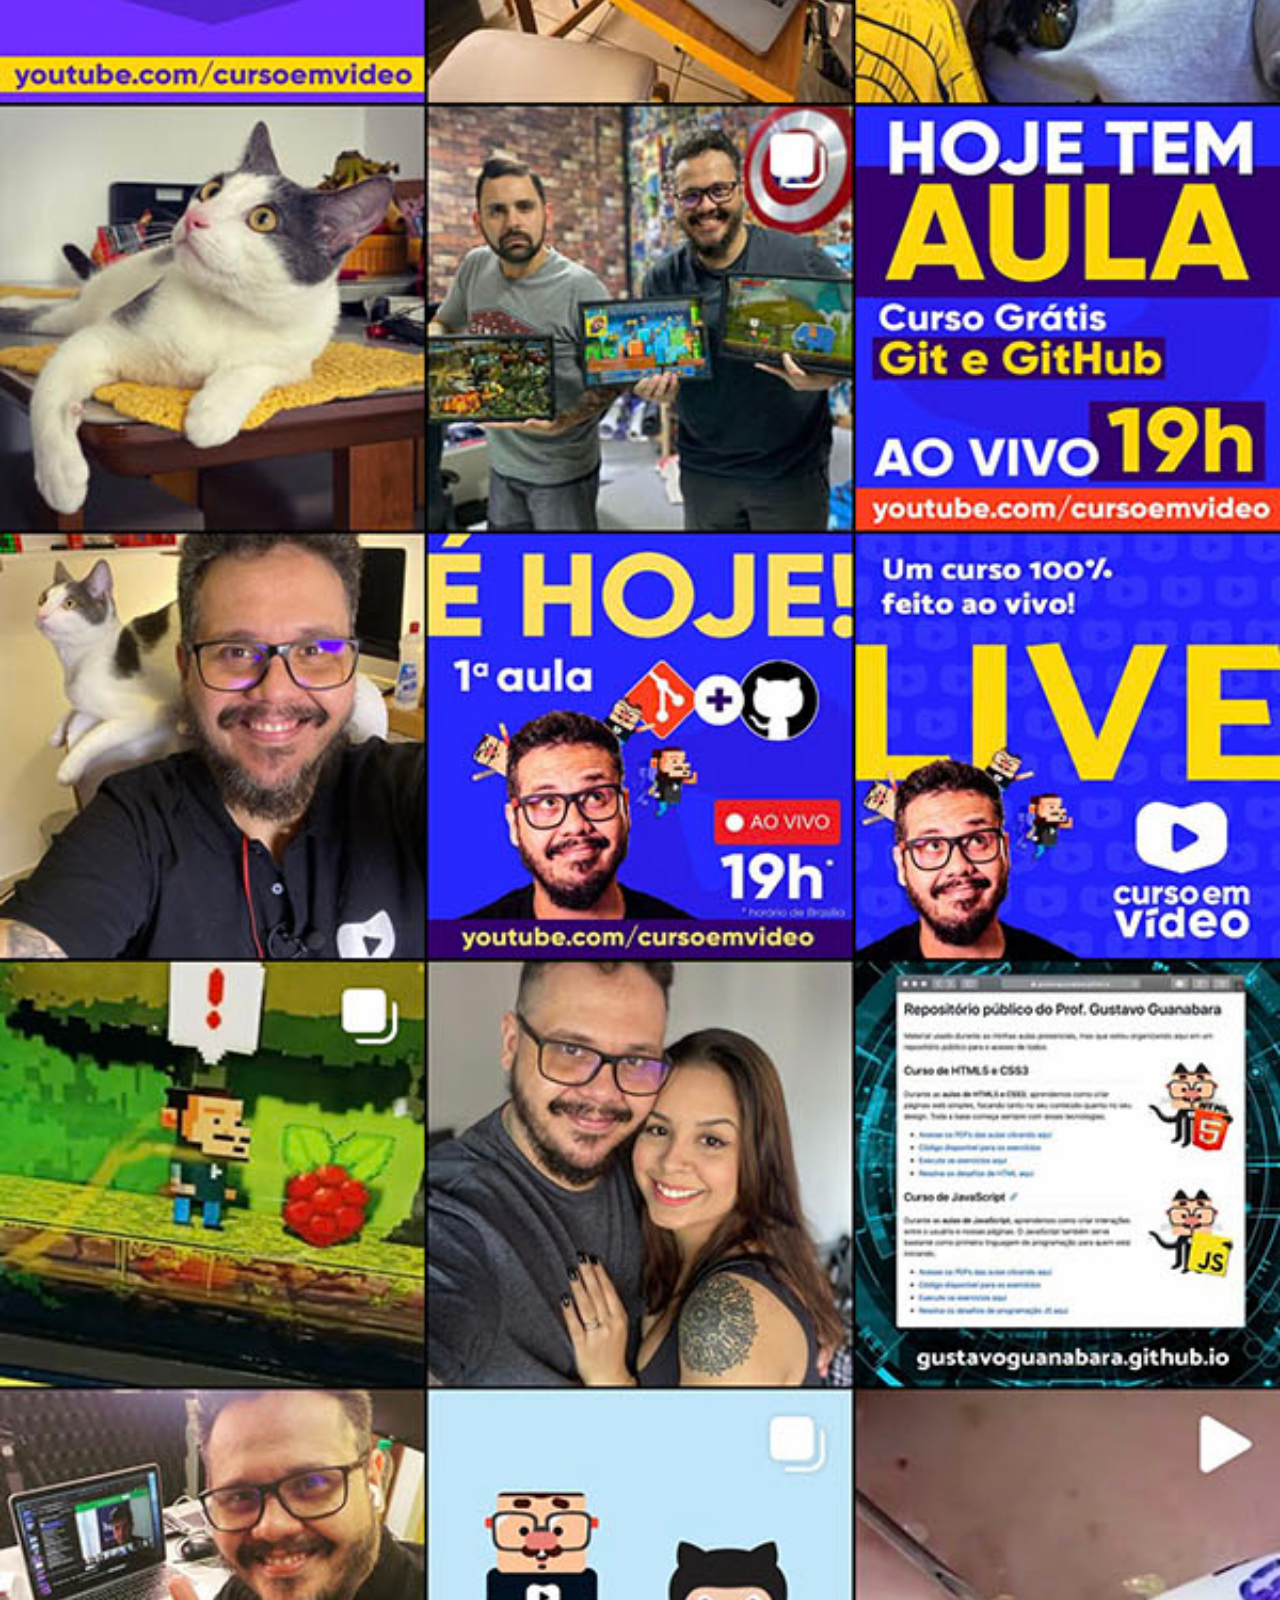
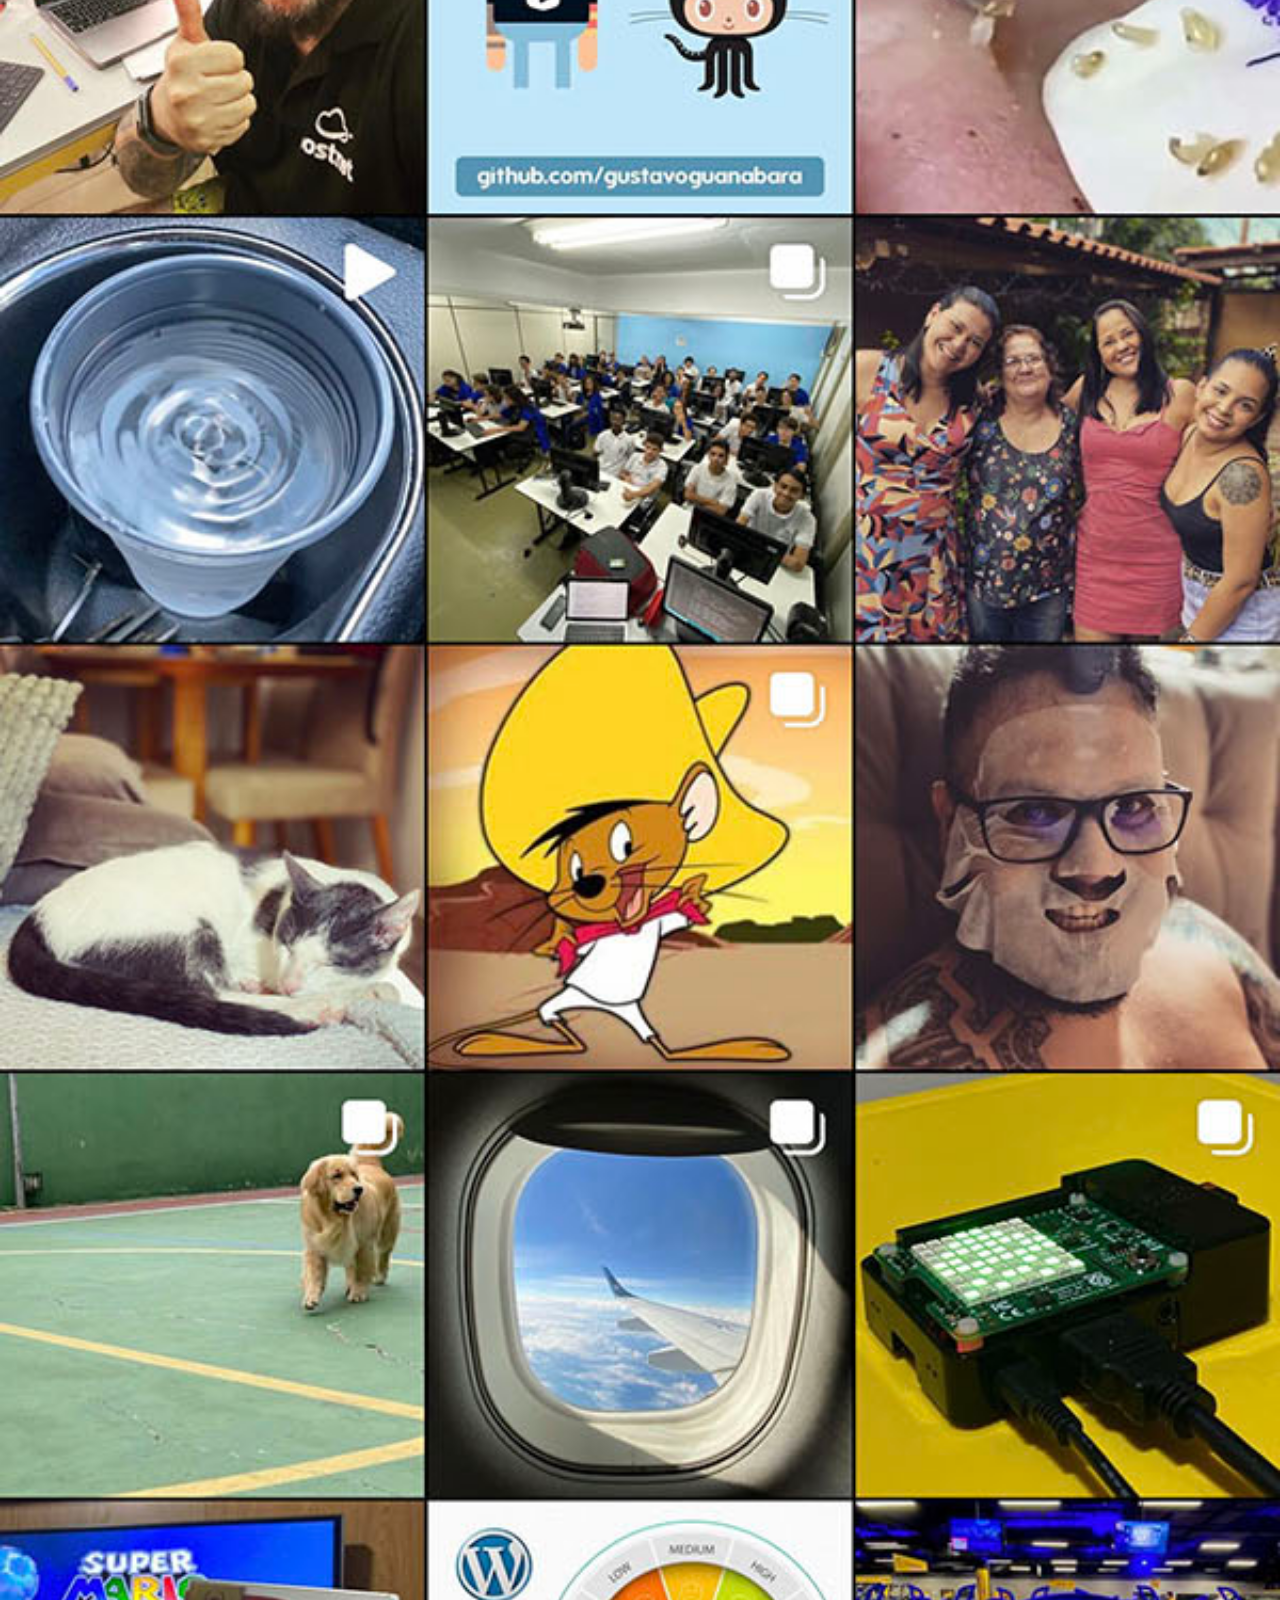
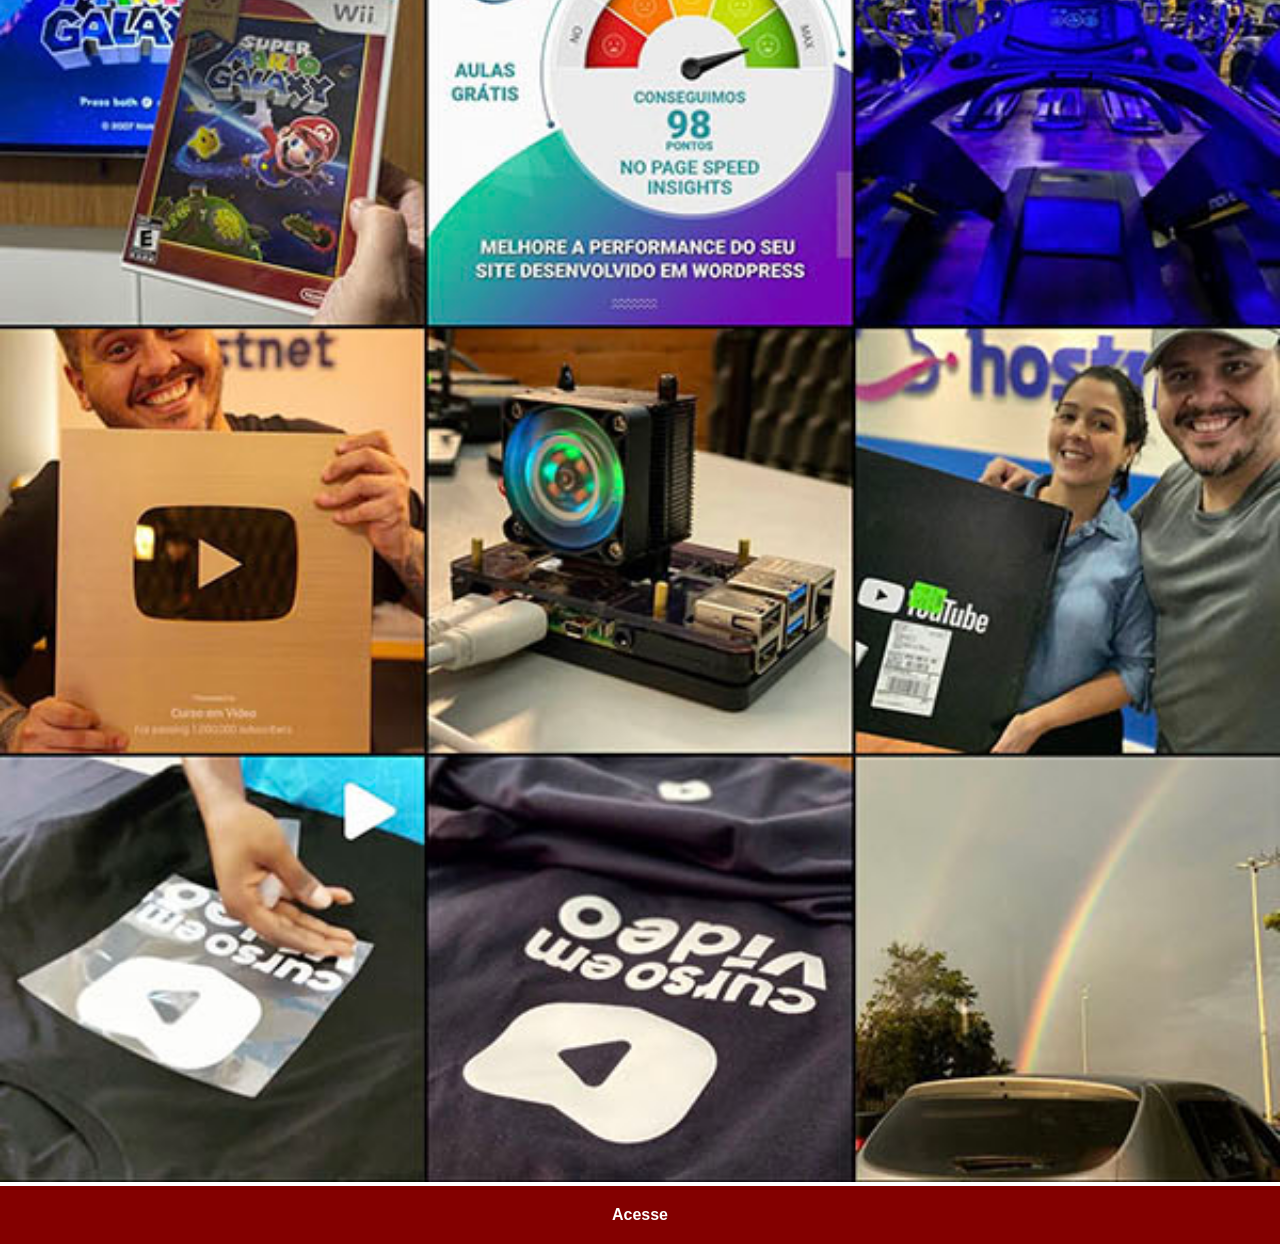
<file: pages/instagram.html>
<!DOCTYPE html>
<html lang="pt-br">

<head>
    <meta charset="UTF-8">
    <meta name="viewport" content="width=device-width, initial-scale=1.0">
    <title>Instagram</title>
    <link rel="stylesheet" href="../estilos/social.css">
</head>

<body>
    <img src="../imagens/tela-instagram.jpg" alt="Instagram">
    <a href="https://www.instagram.com/gustavoguanabara" target="_blank">Acesse</a>
</body>

</html>
</file>
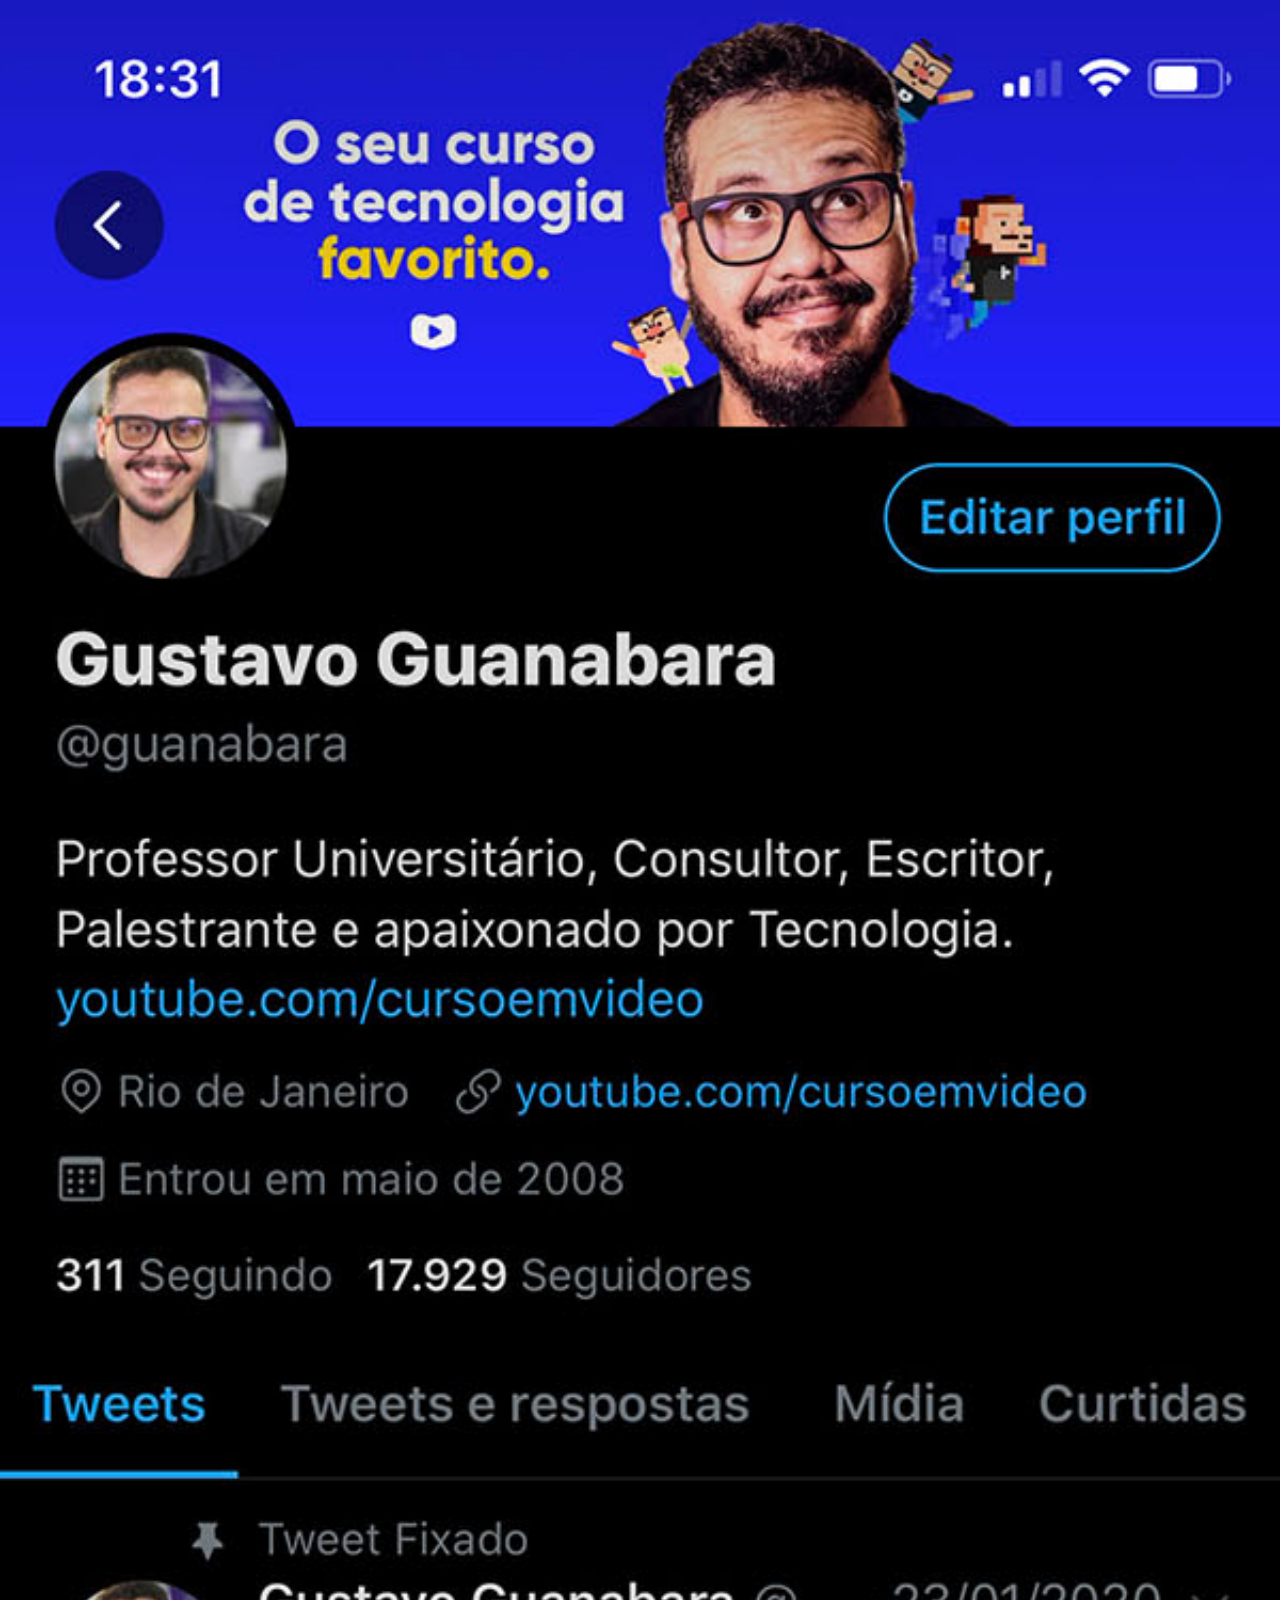
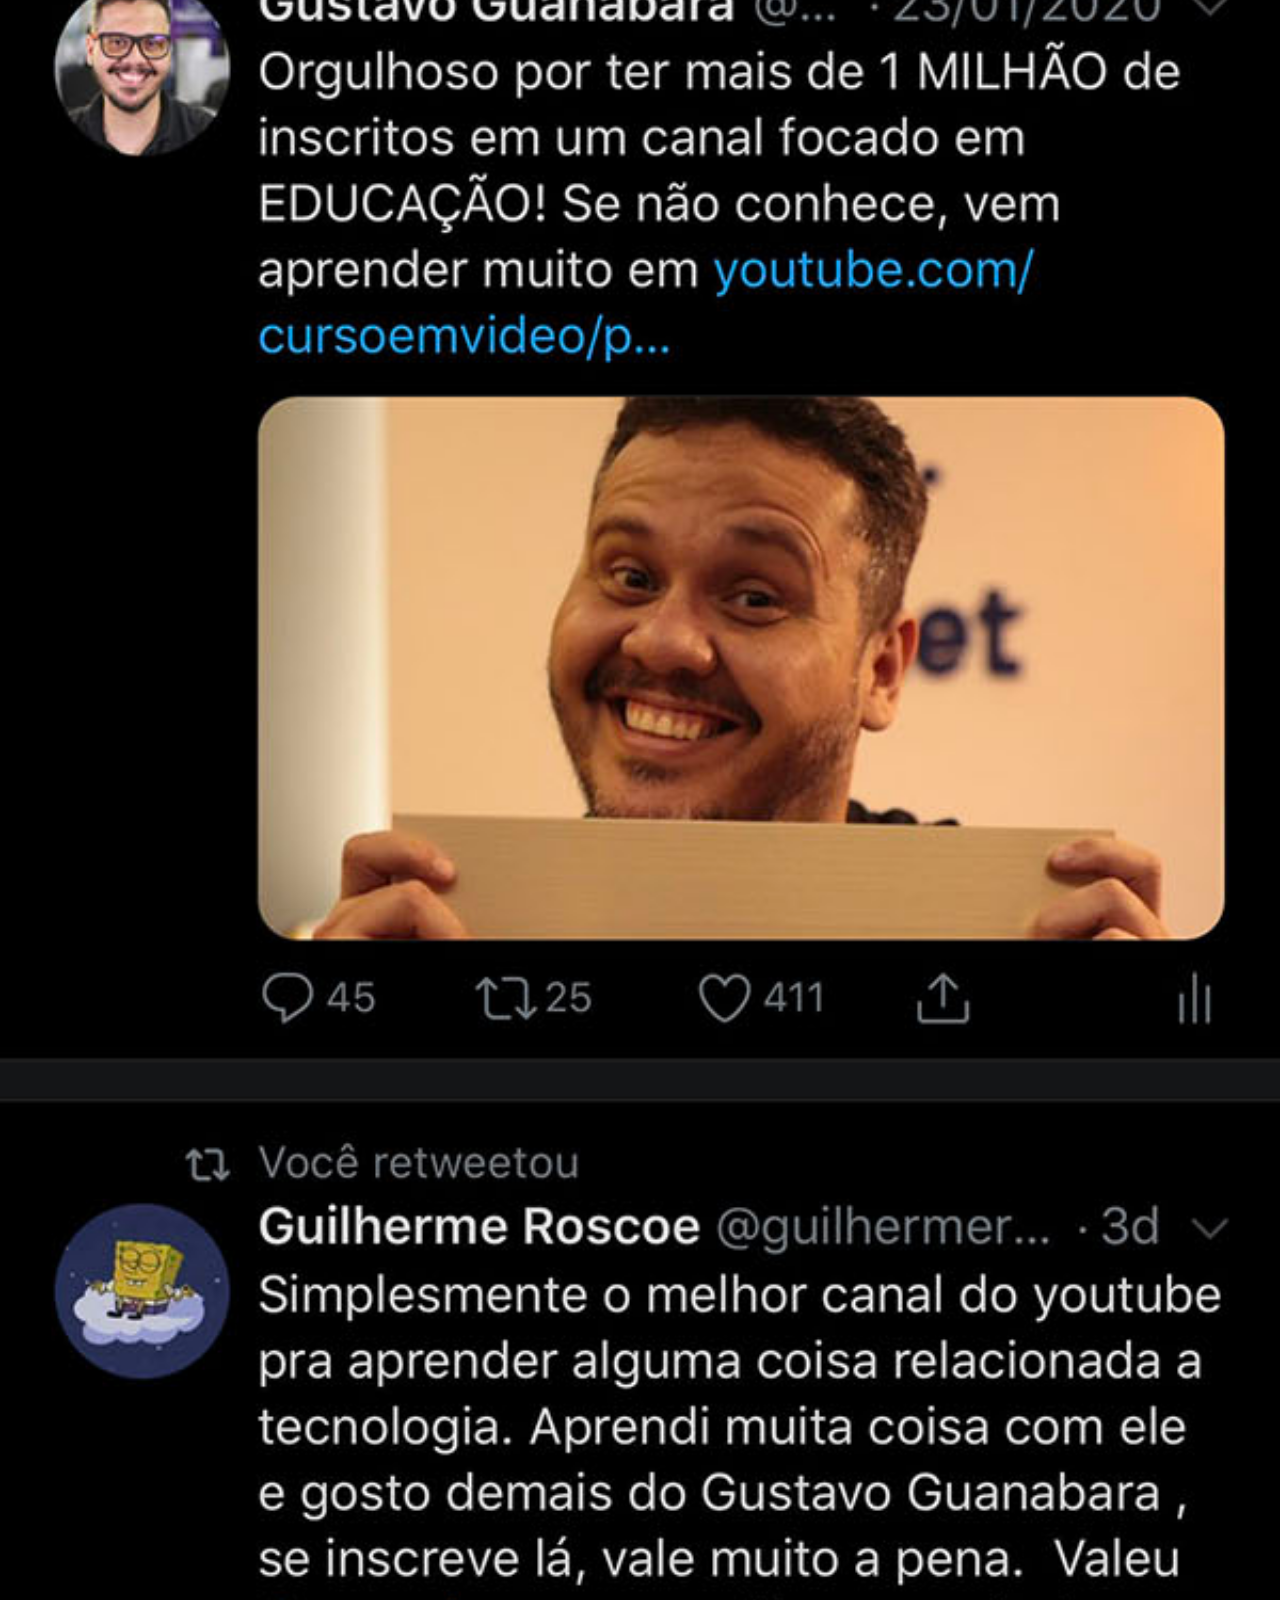
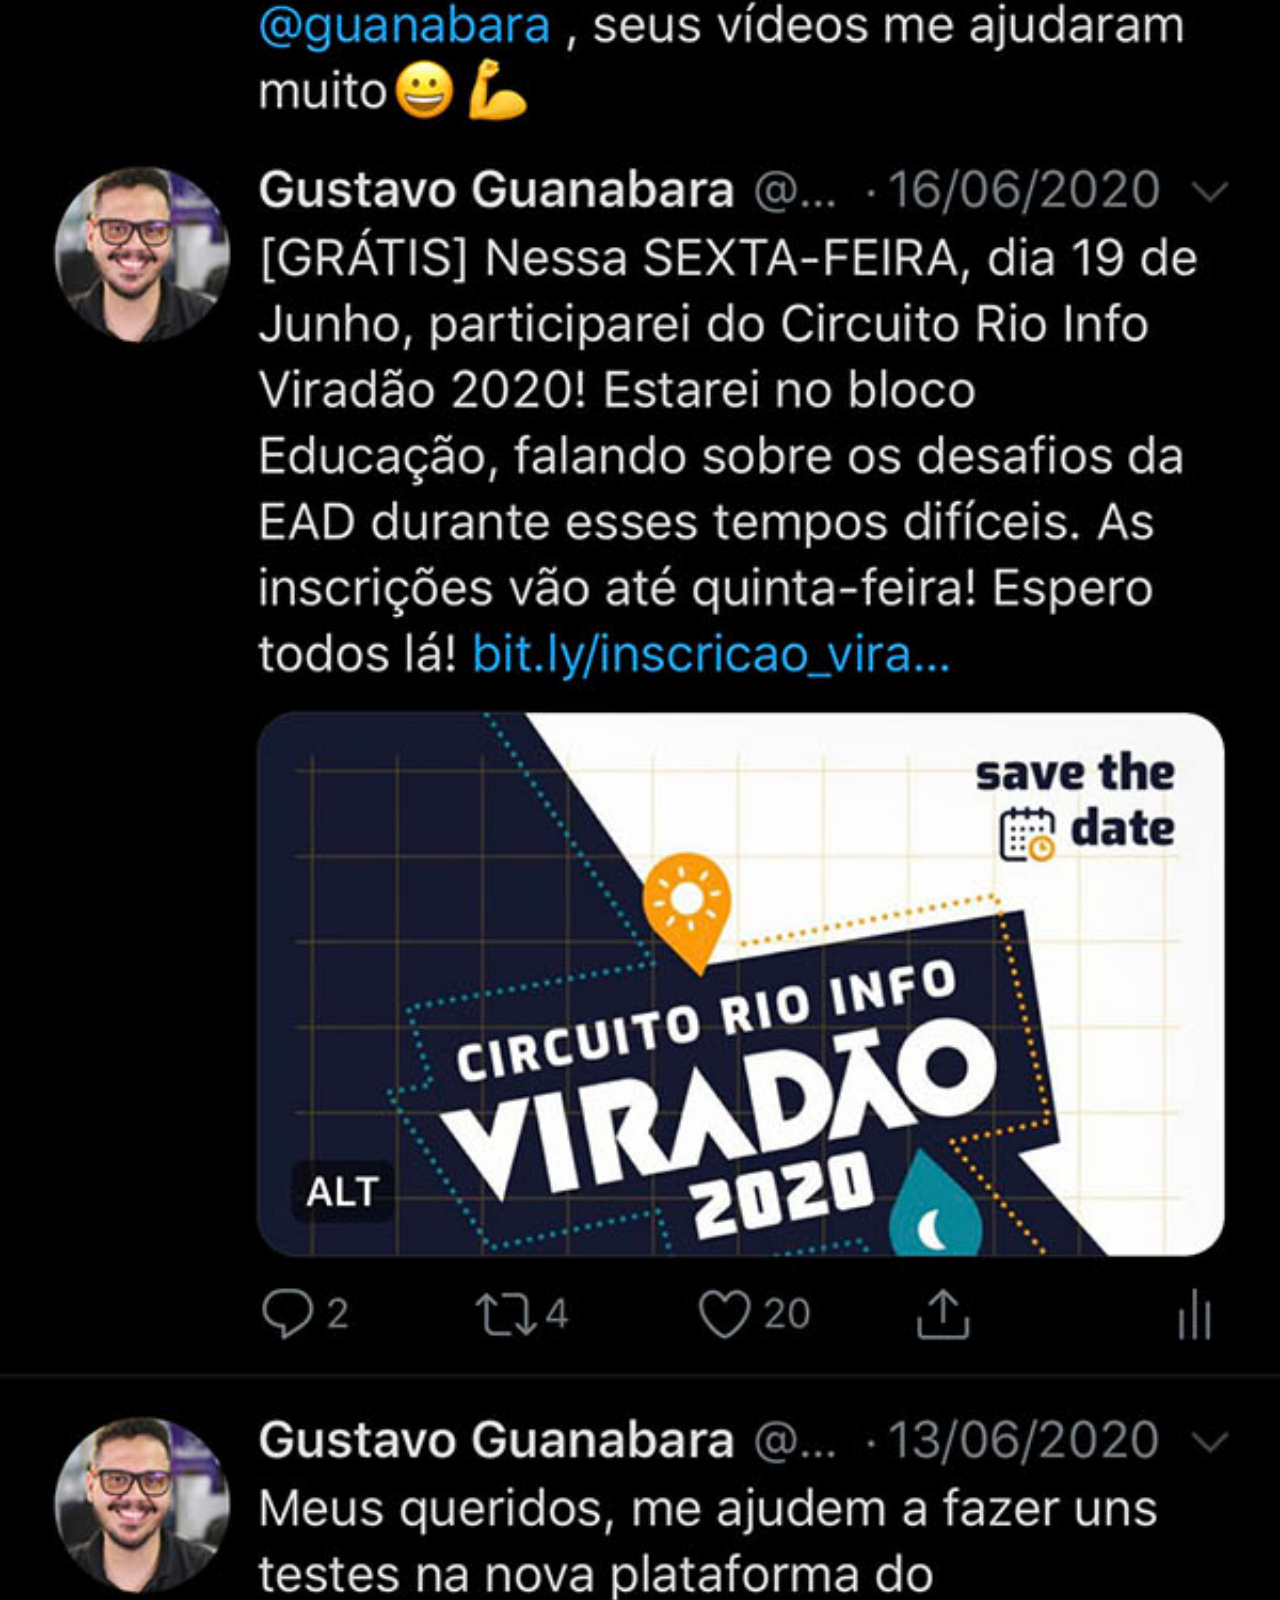
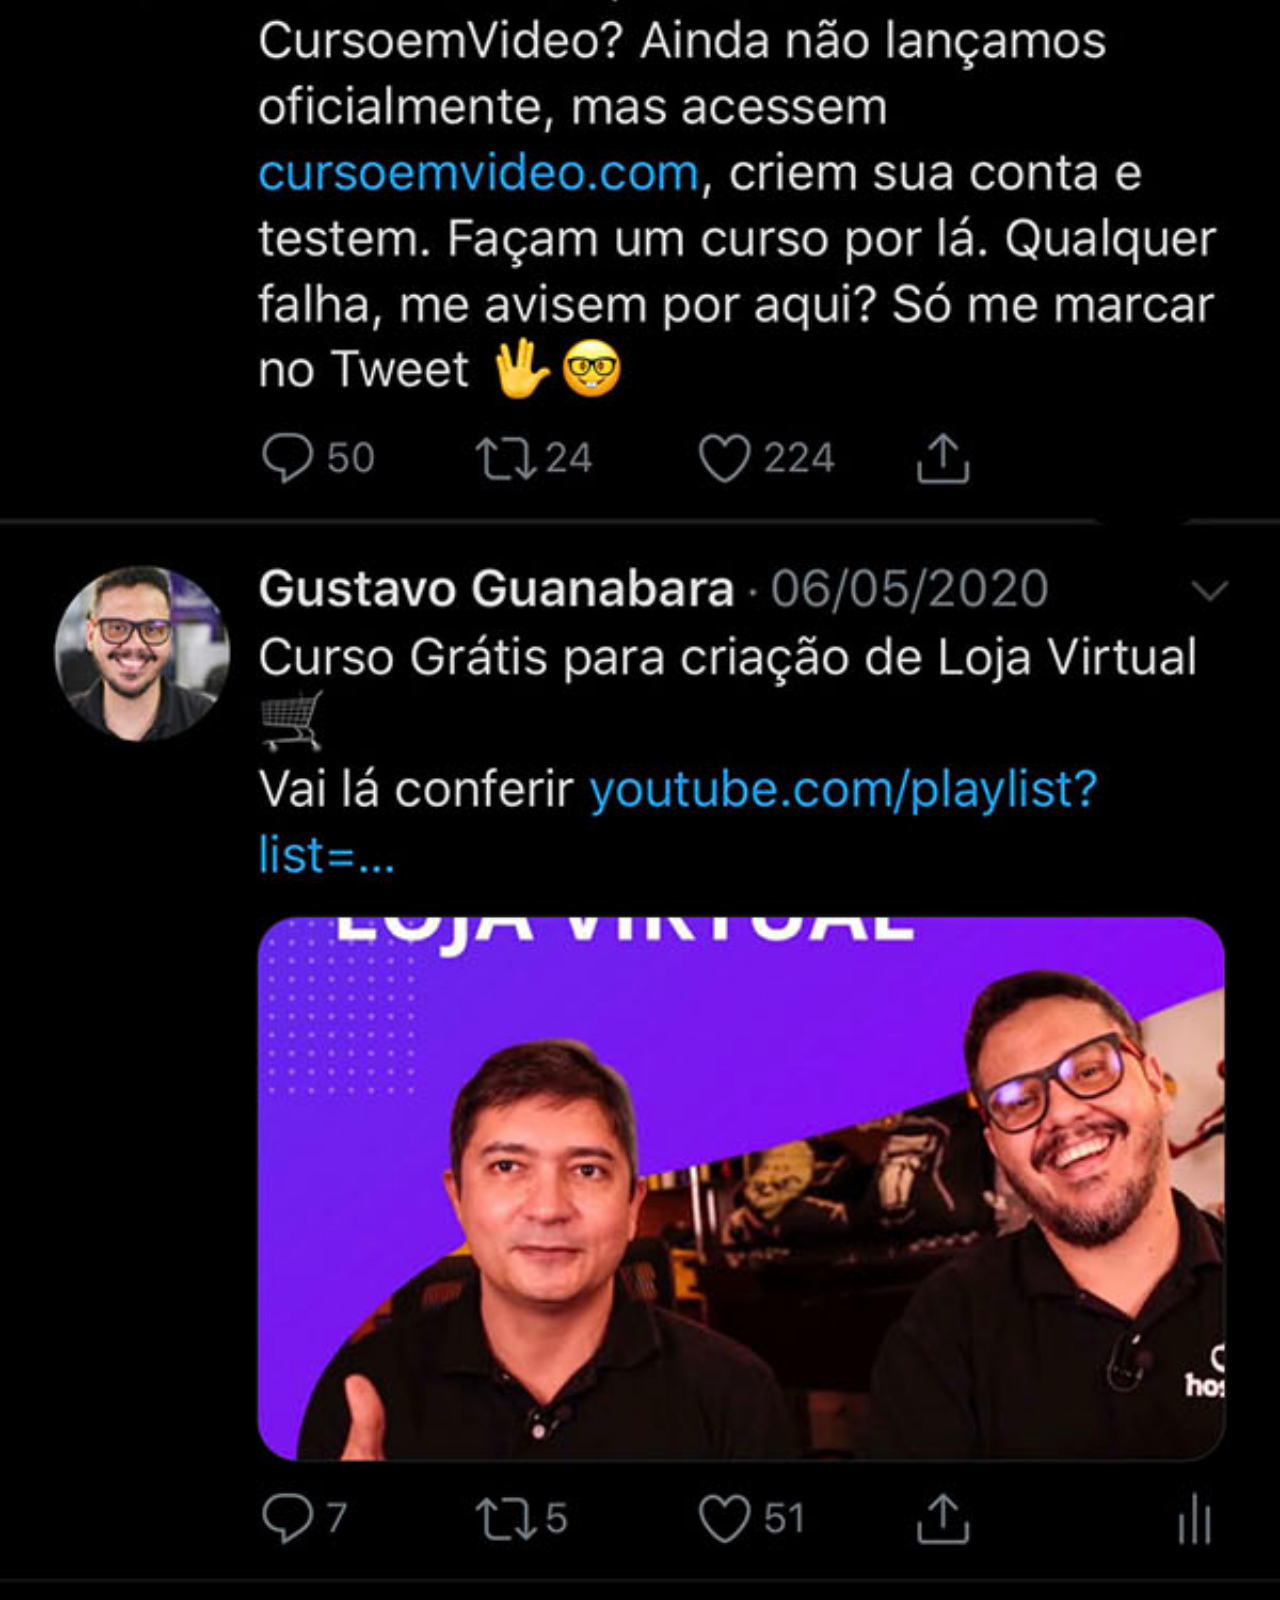
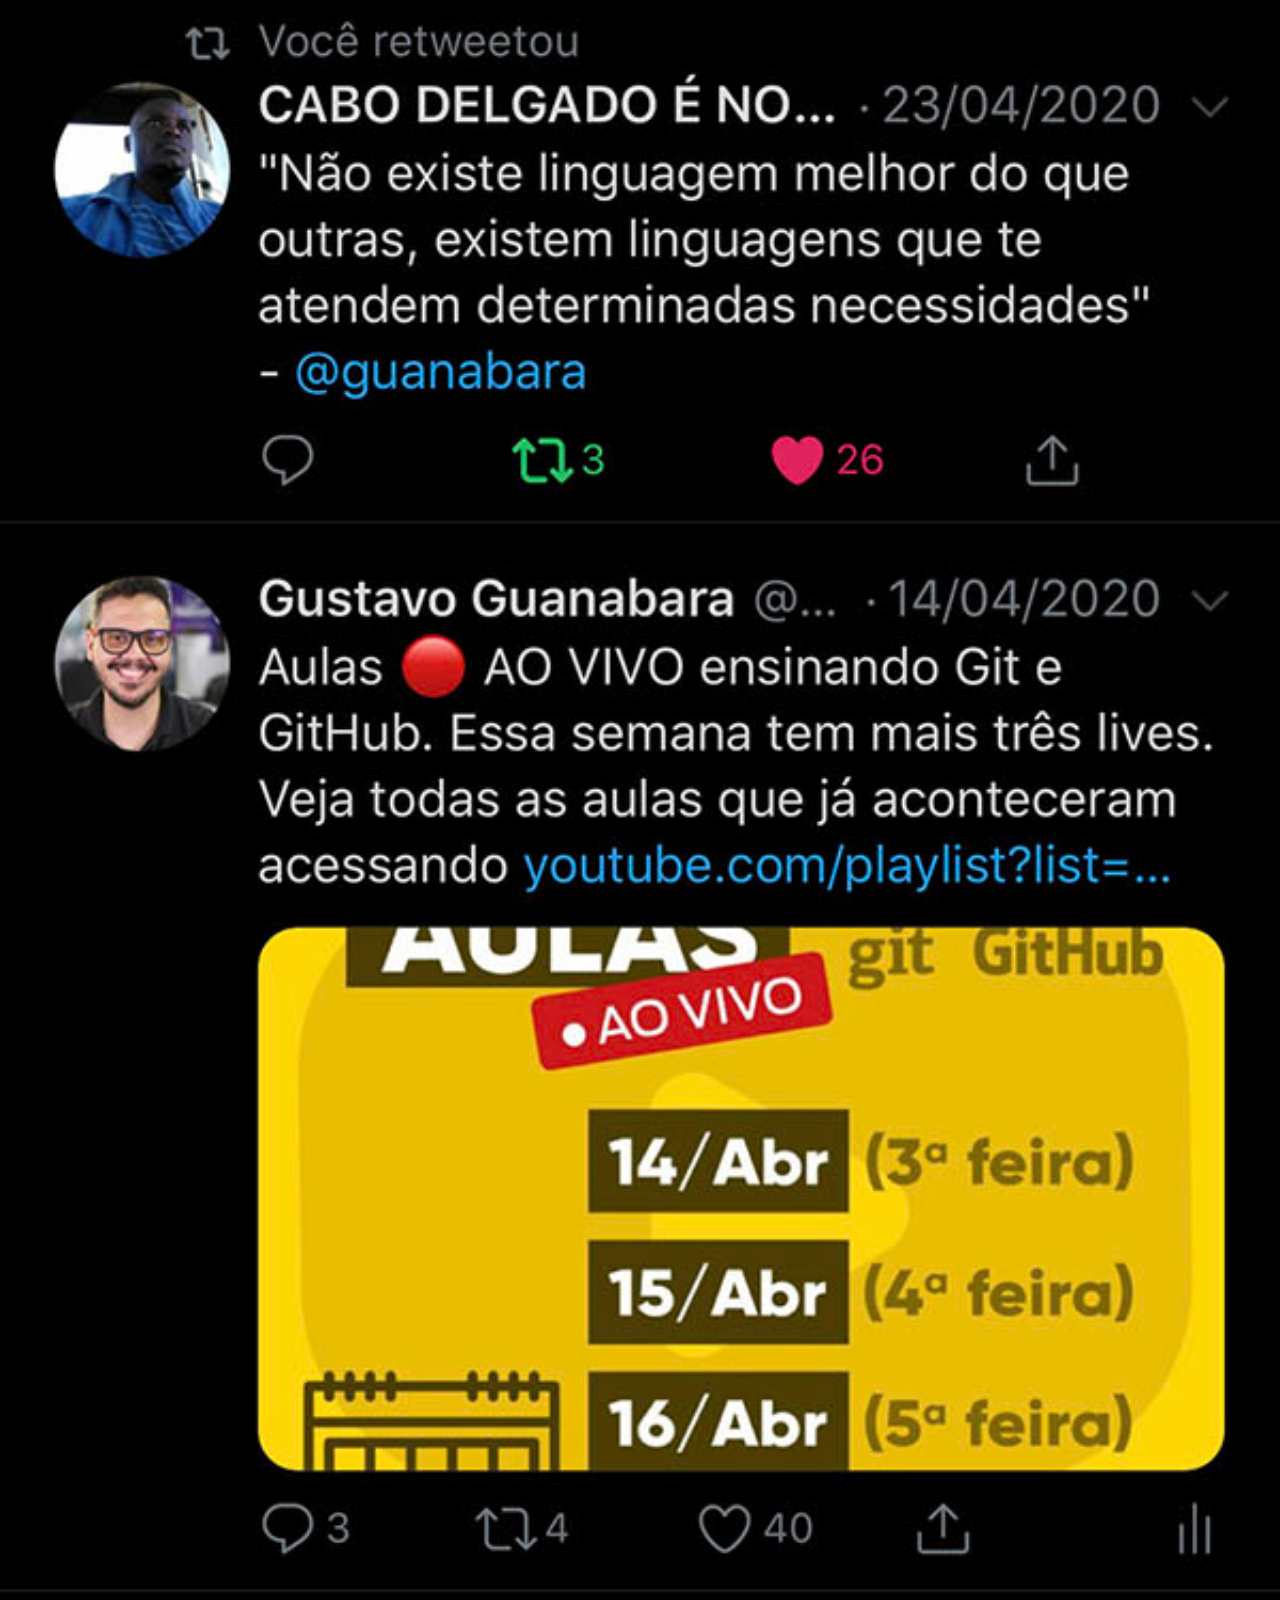
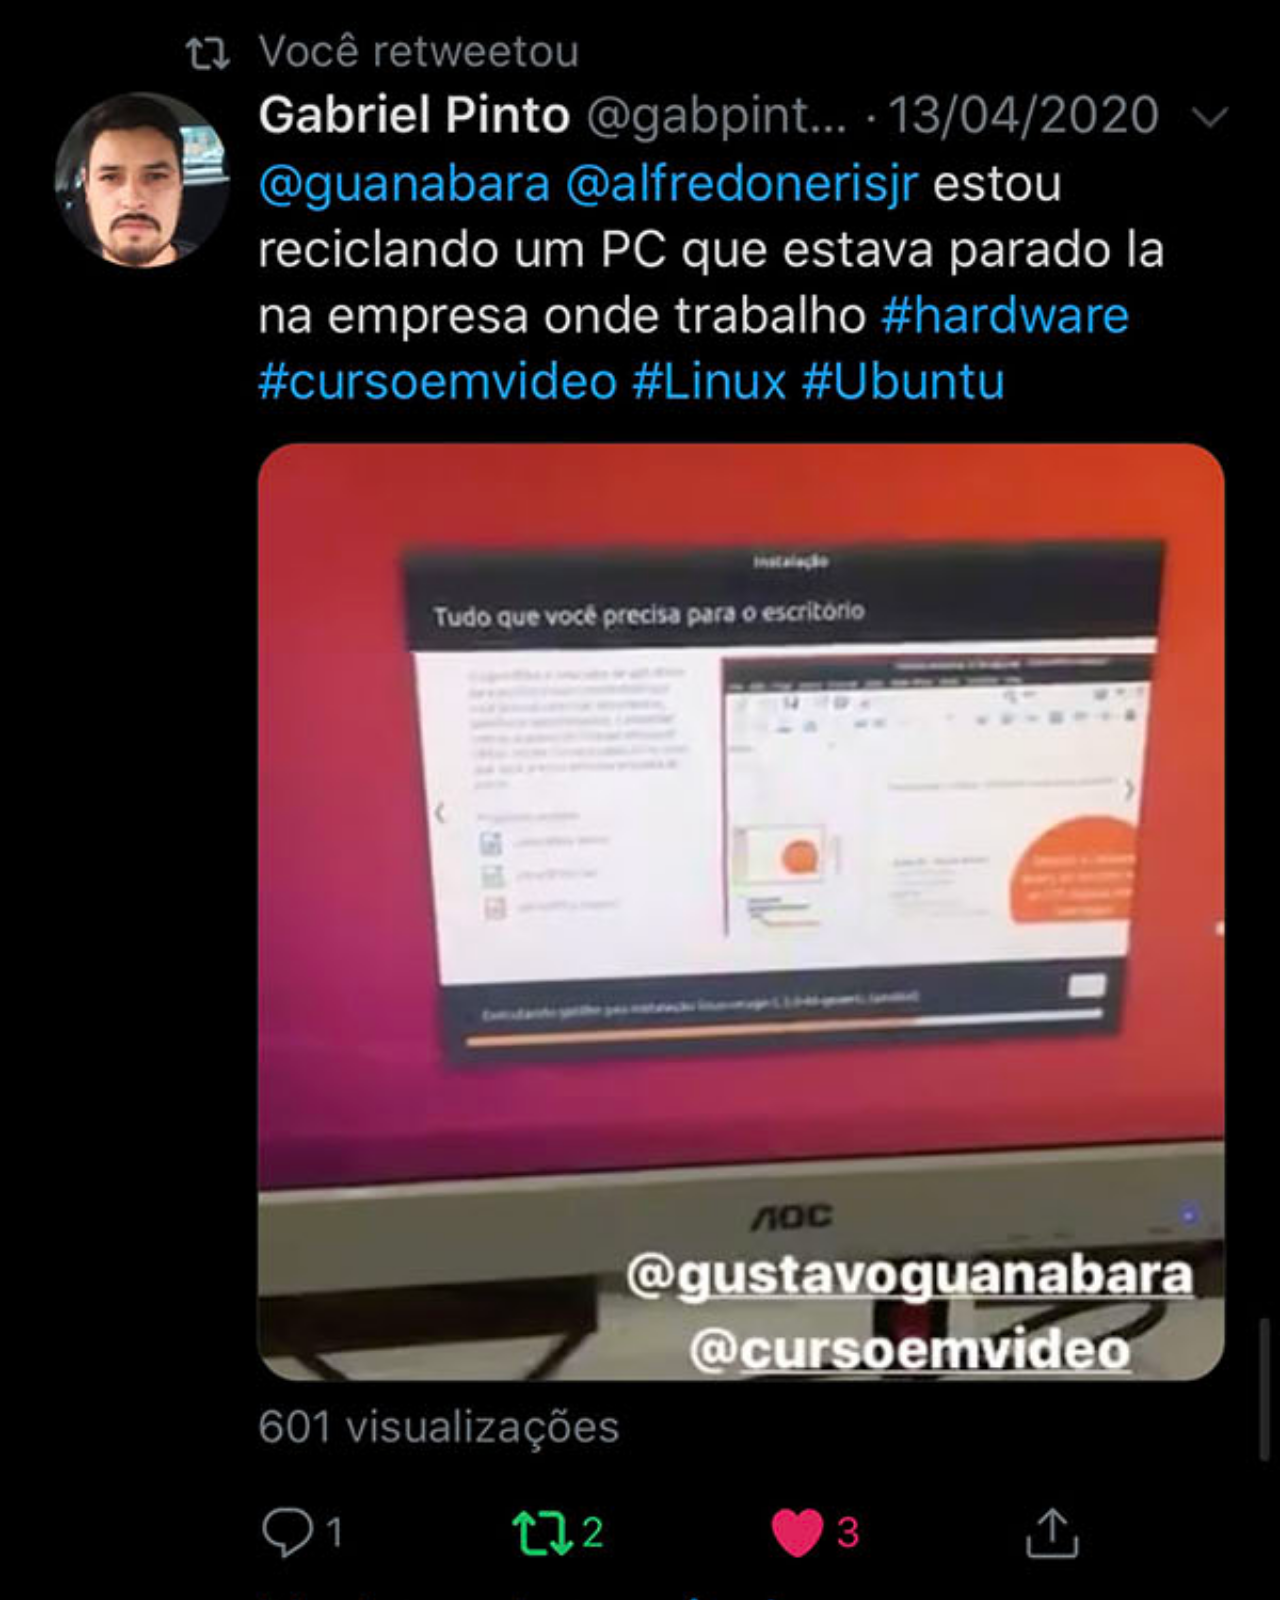
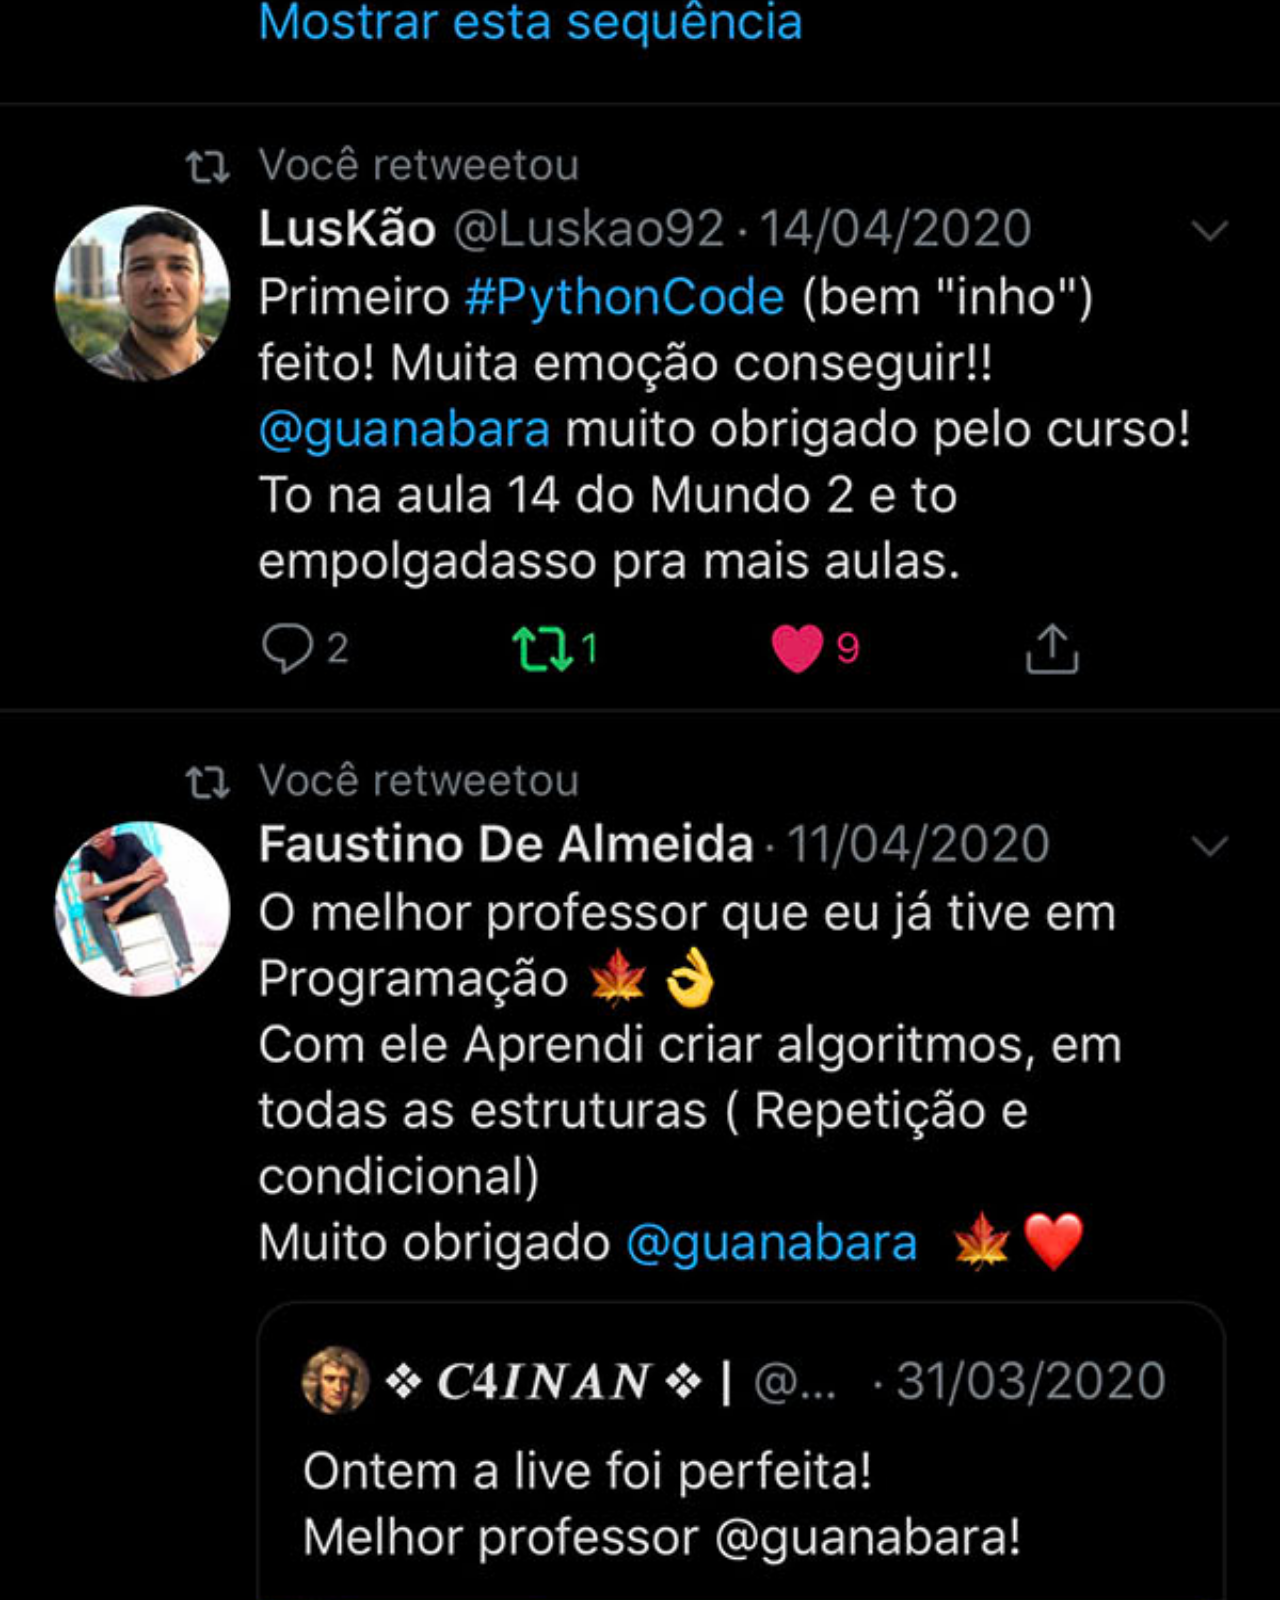
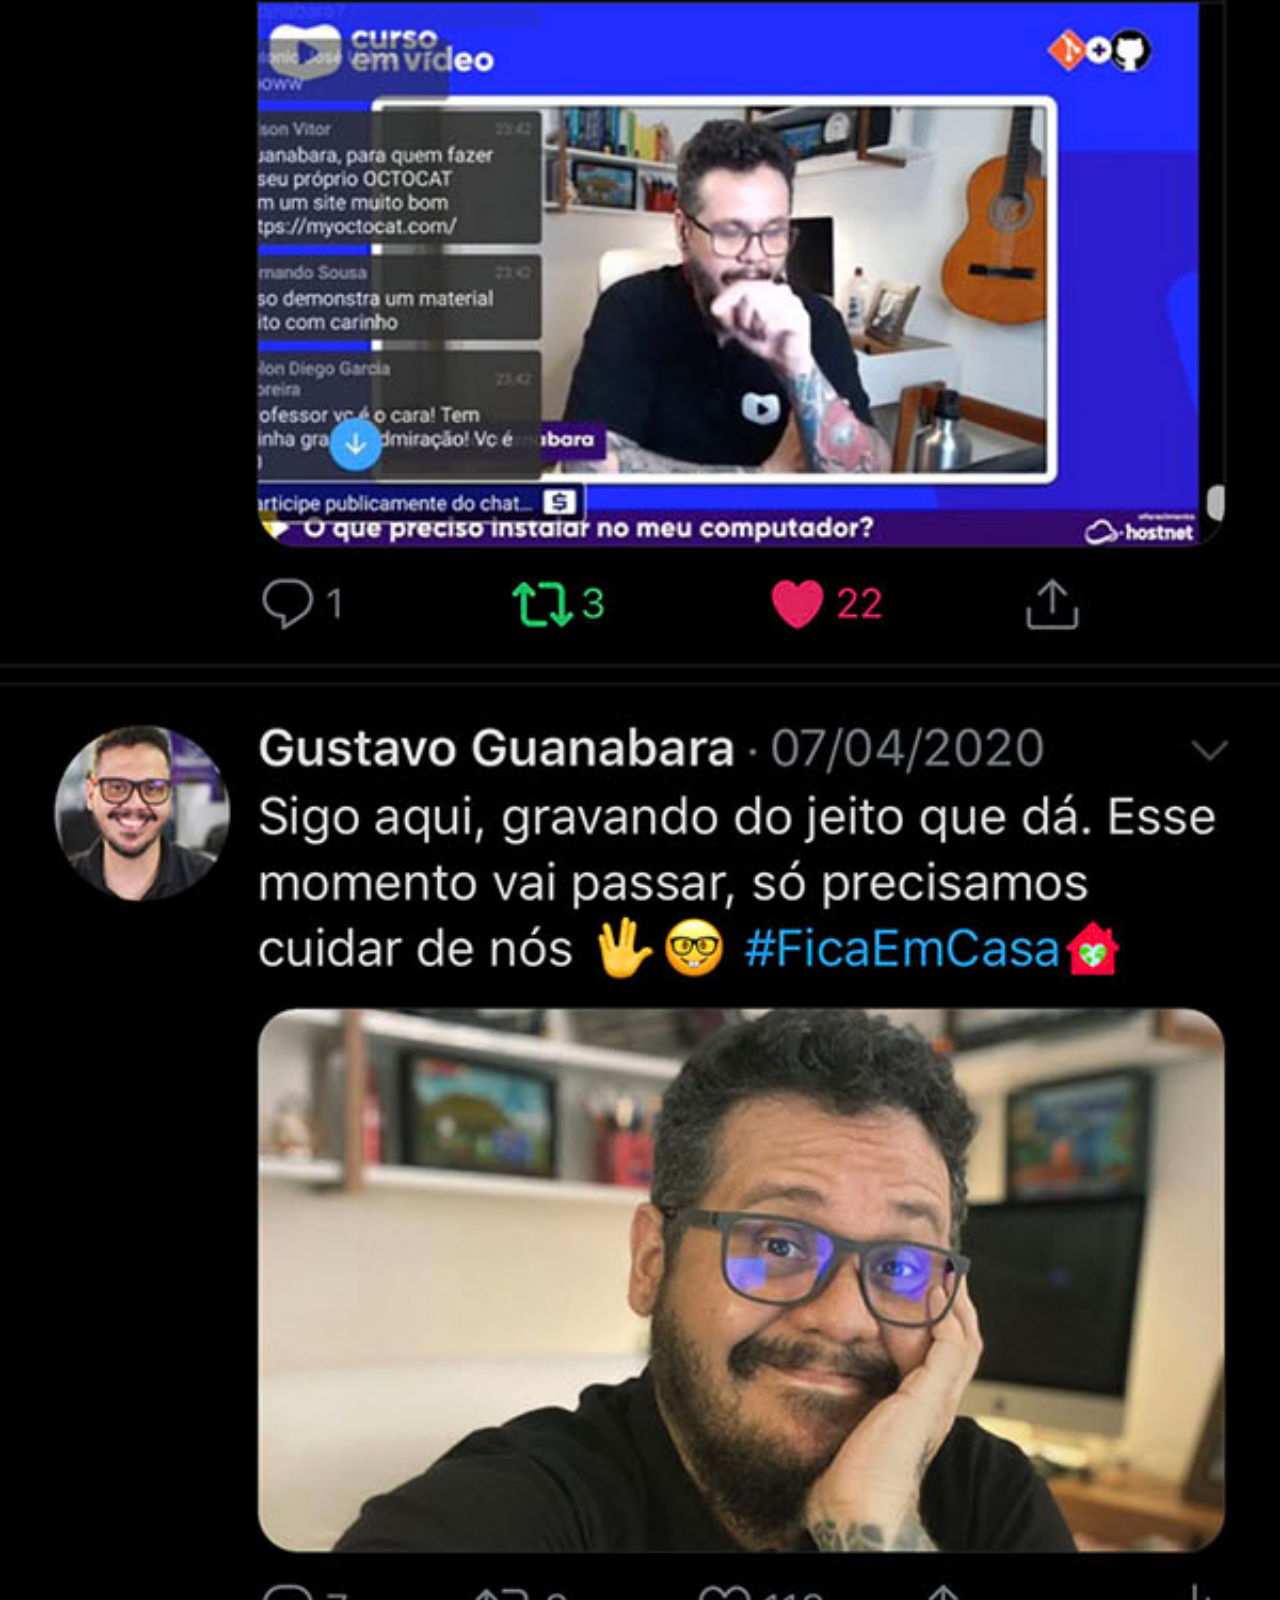
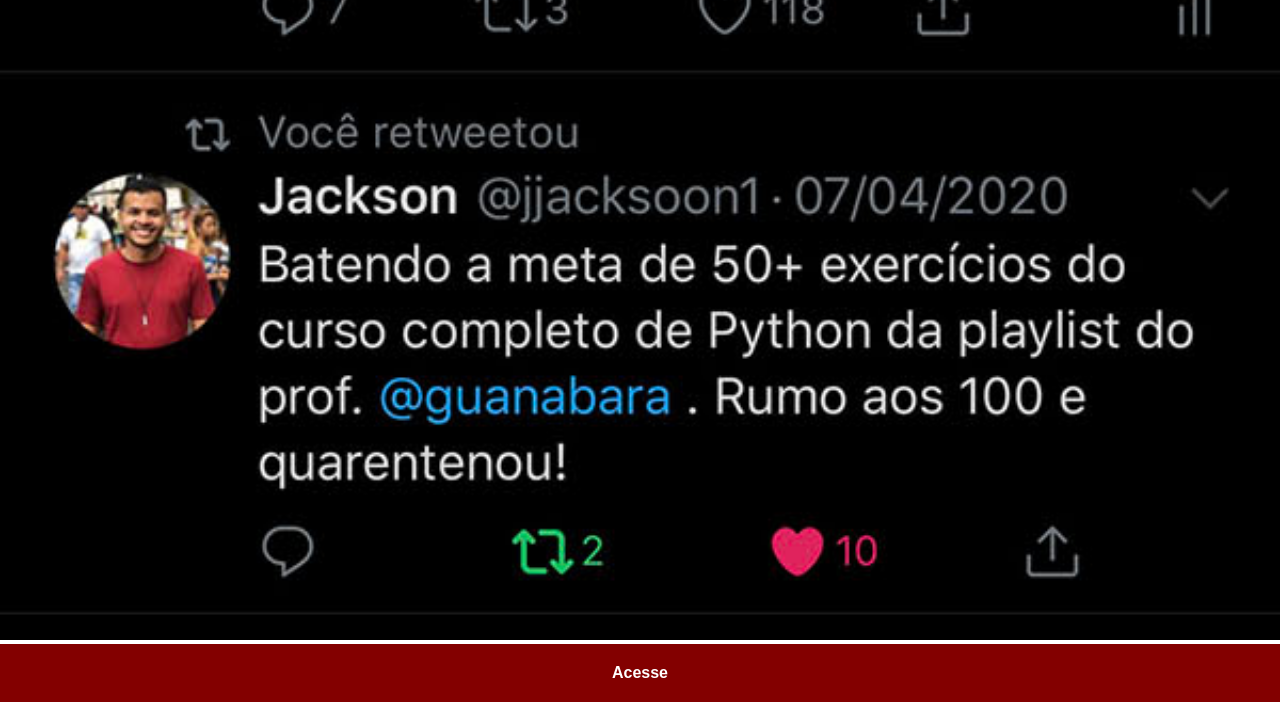
<file: pages/twitter.html>
<!DOCTYPE html>
<html lang="pt-br">
<head>
    <meta charset="UTF-8">
    <meta name="viewport" content="width=device-width, initial-scale=1.0">
    <title>Twitter</title>
    <link rel="stylesheet" href="../estilos/social.css">
</head>
<body>
    <img src="../imagens/tela-twitter.jpg" alt="Twitter">
    <a href="https://www.x.com/guanabara" target="_blank">Acesse</a>
</body>
</html>
</file>
<file: estilos/style.css>
@charset "UTF-8";

* {
    padding: 0;
    margin: 0;
    font-family: Arial, Helvetica, sans-serif;
    outline: none;
    text-decoration: none;
}

html,
body {
    height: 100vh;
    width: 100vw;
    background-color: black;
}

body {
    background: url('../imagens/fundo-madeira.jpg') no-repeat top center;
    background-size: cover;
    background-attachment: fixed;
}

main {
    height: 100vh;
    position: relative;
}

section#telefone {
    position: absolute;
    top: 50%;
    left: 50%;
    transform: translate(-50%, -50%);

    height: 627px;
    width: 311px;
    background: url('../imagens/frame-iphone.png') no-repeat;
}

iframe#tela {
    position: relative;
    top: 80px;
    left: 22.5px;
    width: 267px;
    height: 471px;
}

section#redes-sociais img {
    width: 50px;
    border-radius: 50%;
    margin: 10px;
    box-shadow: 2px 2px 10px rgba(0, 0, 0, 0.549);
    box-sizing: border-box;

}

section#redes-sociais {
    text-align: right;
    text-decoration: none;
}

section#redes-sociais img:hover {
    border: 2px solid rgba(255, 255, 255, 0.606);
    transform: translate(-3px, -3px);
    box-shadow: 5px 5px 10px rgba(0, 0, 0, 0.639);
    transition: .3s, border .6s;
}
</file>
<file: estilos/social.css>
@charset "UTF-8";

* {
    margin: 0px;
    padding: 0px;
    font-family: Arial, Helvetica, sans-serif;
}

::-webkit-scrollbar {
    width: -1px;
    height: -1px;
}

html, body {
    scrollbar-width: none;
}

img {
    width: 100vw;
}

a {
    display: block;
    background-color: rgb(131, 0, 0);
    color: white;
    padding: 20px;
    text-align: center;
    font-weight: bolder;
    text-decoration: none;
}

a:hover {
    background-color: rgb(253, 35, 35);
    color: rgb(248, 248, 248);
    transition: .3s;
}
</file>
